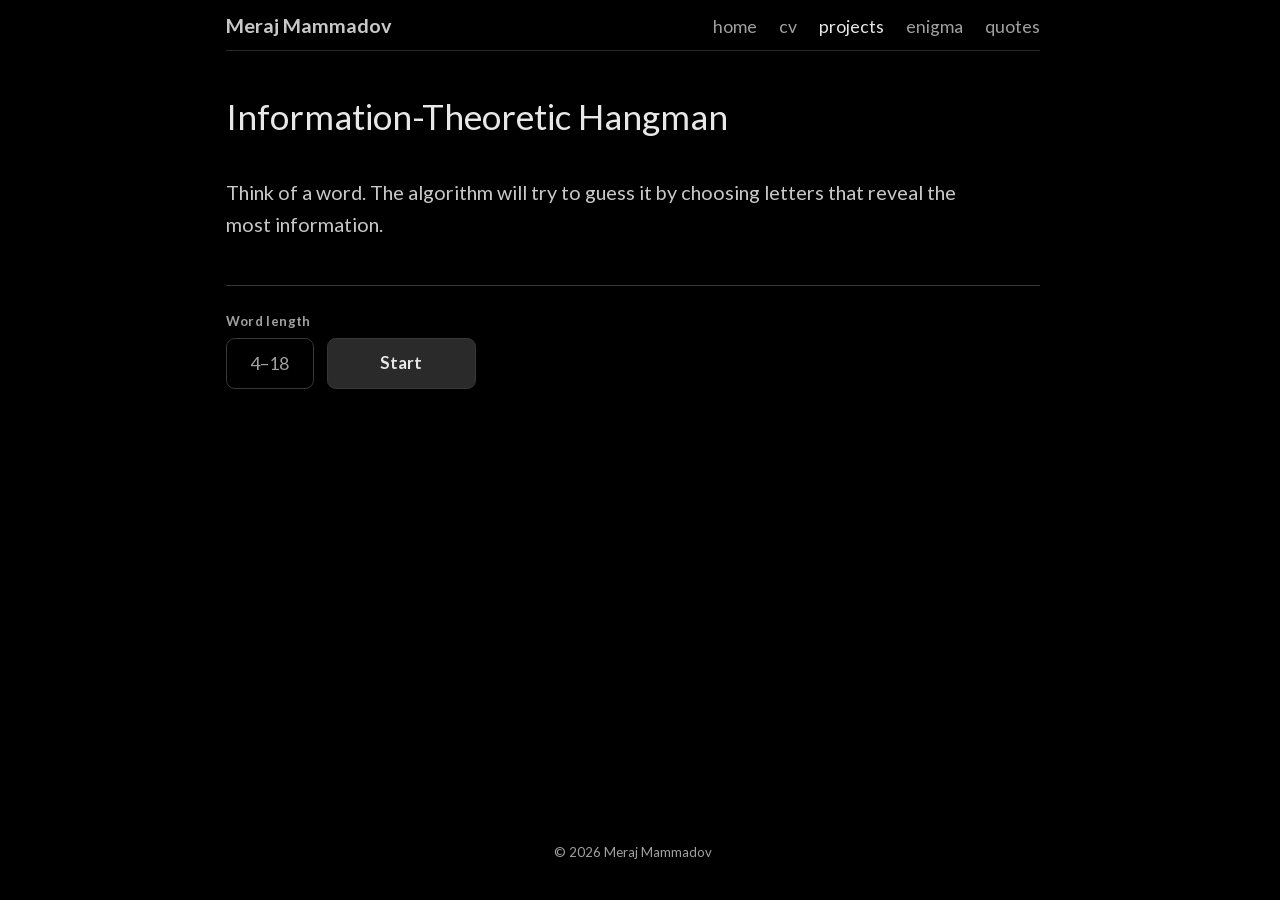
<file: hangman/index.html>
<!DOCTYPE html>
<html lang="en">

<head>
  <meta charset="UTF-8" />
  <meta name="viewport" content="width=device-width, initial-scale=1.0" />
  <meta name="description" content="Play Hangman against an information-theoretic opponent." />
  <meta property="og:title" content="Hangman | Meraj Mammadov" />
  <meta property="og:description" content="Play Hangman against an information-theoretic opponent." />
  <meta property="og:type" content="website" />
  <meta property="og:url" content="https://merajmammadov.com/hangman/" />
  <meta property="og:image" content="https://merajmammadov.com/media/hangman/preview.png" />
    <meta name="twitter:card" content="summary_large_image" />
    <meta name="twitter:description" content="Play Hangman against an information-theoretic opponent." />
    <meta property="og:image:alt" content="Hand-drawn letter puzzle for Information-Theoretic Hangman." />
    <meta property="og:image:width" content="1200" />
    <meta property="og:image:height" content="630" />
  <meta property="og:site_name" content="Meraj Mammadov" />
  <title>Information-Theoretic Hangman | Meraj Mammadov</title>
    <link rel="canonical" href="https://merajmammadov.com/hangman/" />
    <link rel="icon" type="image/svg+xml" href="/favicon.svg" />
    <link rel="apple-touch-icon" sizes="180x180" href="/apple-touch-icon.png" />
  <link rel="stylesheet" href="/css/fonts.css?v=1fe80119e6" />
    <link rel="stylesheet" href="/css/layout.css?v=95723cadb0" />
  <link rel="stylesheet" href="/css/content.css?v=8ac3ee3eaf" />
  <link rel="stylesheet" href="/hangman/hangman.css?v=c734df102a" />
  <script src="/js/site.js?v=ffd2e4b681" defer></script>
  <script src="/hangman/hangman.js?v=d8bf0d176c" defer></script>
</head>
  <body>
    <header>
      <p class="site-title"><a href="/">Meraj Mammadov</a></p>
      <nav class="nav" aria-label="Main navigation">

        <a href="/" class="desktop">home</a>
        <a href="/cv.pdf" class="desktop">cv</a>

        <a href="/projects/" class="desktop">projects</a>

        <a href="/enigma/" class="desktop">enigma</a>
        <a href="/quotes/" class="desktop">quotes</a>
        <button id="mobile-menu-btn" class="menu-button mobile" type="button" aria-label="Open menu" aria-expanded="false" aria-controls="mobile-menu">
          <span class="line" style="width: 26px;" aria-hidden="true"></span>
          <span class="line" style="width: 20px;" aria-hidden="true"></span>
        </button>

      </nav>

      <div class="mobile-menu" id="mobile-menu" hidden>
        <a href="/" class="mobile">home</a>
        <a href="/cv.pdf" class="mobile">cv</a>
        <a href="/projects/" class="mobile">projects</a>
        <a href="/enigma/" class="mobile">enigma</a>
        <a href="/quotes/" class="mobile">quotes</a>
      </div>
    </header>

    <main class="project-page">
      <div class="section-heading">
        <h1>Information-Theoretic Hangman</h1>
      </div>
      <section class="content">
        <p>

          Think of a word. The algorithm will try to guess it by choosing letters that reveal the most information.
        </p>
      </section>
      <section class="hangman" aria-label="Hangman game">
        <div class="settings">
          <div class="setup-actions">
            <div class="setting">
              <label for="num_of_chars_box">Word length</label>
              <input type="number" min="4" max="18" step="1" inputmode="numeric" class="num_of_chars_box" id="num_of_chars_box" placeholder="4–18" />
            </div>
            <button class="button" id="start-button" onclick="startGame()">Start</button>
          </div>
        </div>

        <p class="game-hint" id="hangman-status" role="status"></p>
        <div class="play-row hide_at_start">
          <div class="word-actions">
          <div class="display">
          <button class="letter" id="letter1" aria-label="Position 1" aria-pressed="false" onclick="replaceLetter('1')">_</button>
          <button class="letter" id="letter2" aria-label="Position 2" aria-pressed="false" onclick="replaceLetter('2')">_</button>
          <button class="letter" id="letter3" aria-label="Position 3" aria-pressed="false" onclick="replaceLetter('3')">_</button>
          <button class="letter" id="letter4" aria-label="Position 4" aria-pressed="false" onclick="replaceLetter('4')">_</button>
          <button class="letter" id="letter5" aria-label="Position 5" aria-pressed="false" onclick="replaceLetter('5')">_</button>
          <button class="letter" id="letter6" aria-label="Position 6" aria-pressed="false" onclick="replaceLetter('6')">_</button>
          <button class="letter" id="letter7" aria-label="Position 7" aria-pressed="false" onclick="replaceLetter('7')">_</button>
          <button class="letter" id="letter8" aria-label="Position 8" aria-pressed="false" onclick="replaceLetter('8')">_</button>
          <button class="letter" id="letter9" aria-label="Position 9" aria-pressed="false" onclick="replaceLetter('9')">_</button>
          <button class="letter" id="letter10" aria-label="Position 10" aria-pressed="false" onclick="replaceLetter('10')">_</button>
          <button class="letter" id="letter11" aria-label="Position 11" aria-pressed="false" onclick="replaceLetter('11')">_</button>
          <button class="letter" id="letter12" aria-label="Position 12" aria-pressed="false" onclick="replaceLetter('12')">_</button>
          <button class="letter" id="letter13" aria-label="Position 13" aria-pressed="false" onclick="replaceLetter('13')">_</button>
          <button class="letter" id="letter14" aria-label="Position 14" aria-pressed="false" onclick="replaceLetter('14')">_</button>
          <button class="letter" id="letter15" aria-label="Position 15" aria-pressed="false" onclick="replaceLetter('15')">_</button>
          <button class="letter" id="letter16" aria-label="Position 16" aria-pressed="false" onclick="replaceLetter('16')">_</button>
          <button class="letter" id="letter17" aria-label="Position 17" aria-pressed="false" onclick="replaceLetter('17')">_</button>
          <button class="letter" id="letter18" aria-label="Position 18" aria-pressed="false" onclick="replaceLetter('18')">_</button>
          </div>
          </div>

          <div class="guess_and_cost">
            <div class="game_status_and_guess">
              <button class="button current-guess" id="guess-button" onclick="guessNext()">
                <span>Guess</span>
                <span id="guessed-letter" aria-live="polite">_</span>
                <span id="mobile-guessed-letter" hidden>_</span>
              </button>
              <div class="cost">
                <p>Misses</p>
                <p id="cost">0</p>
              </div>

              <div class="entropy" title="Uncertainty over the remaining words">
                <p>Entropy</p>
                <p id="entropy">0</p>
              </div>
            </div>
          </div>
          <div class="play-instructions" id="dt2">
            <p class="game-hint">Mark every match, then press Guess.</p>
          </div>
        </div>
      </section>
    </main>
    <footer>
      <p>&copy; <span data-copyright-year>2026</span> Meraj Mammadov</p>
    </footer>
  </body>
</html>
</file>
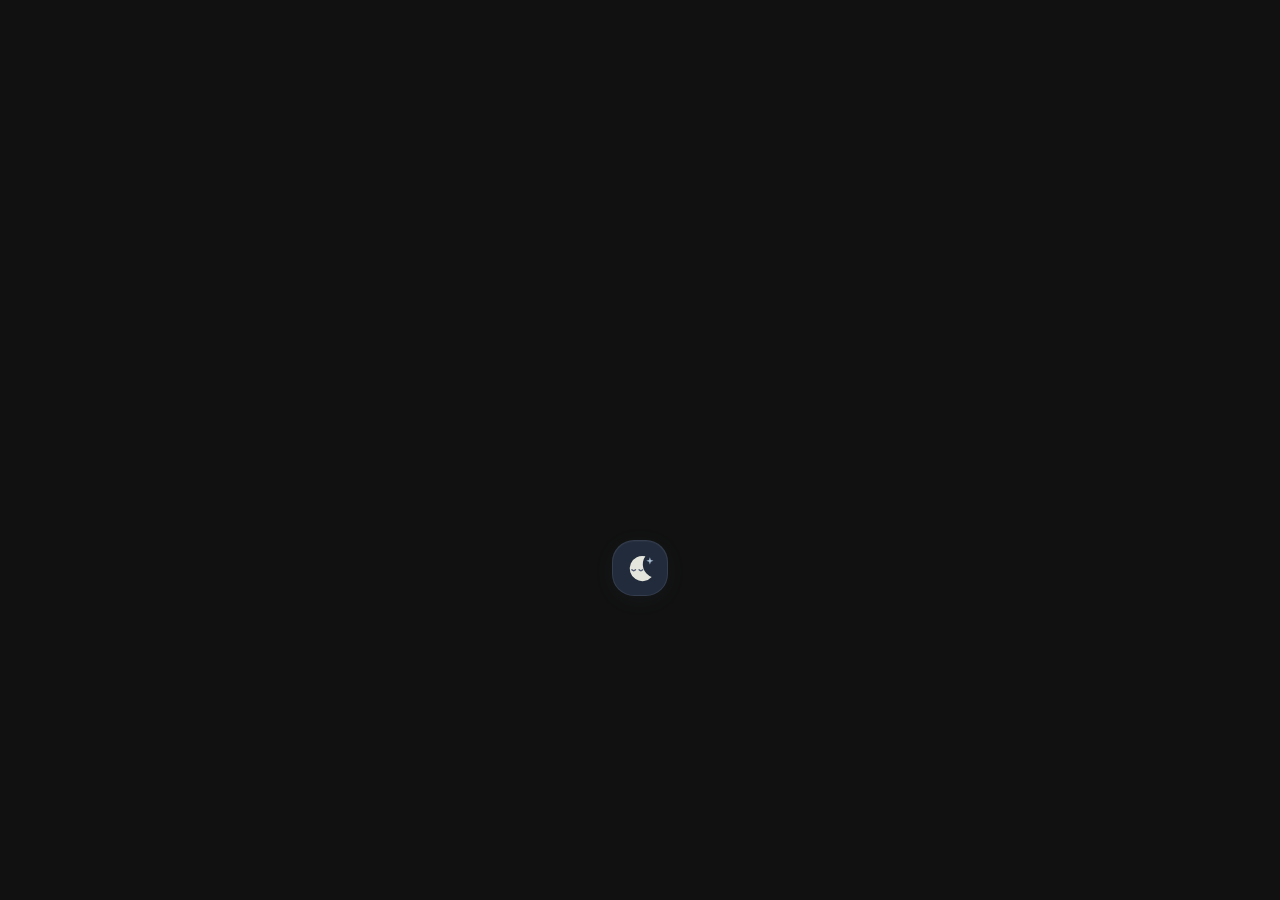
<file: noise/index.html>
<!doctype html>
<html lang="en">
<head>
  <meta charset="utf-8">
  <meta name="viewport" content="width=device-width,initial-scale=1">
  <meta name="robots" content="noindex">
  <title>Noise</title>
  <link rel="apple-touch-icon" sizes="180x180" href="/noise/apple-touch-icon.png">
  <meta name="apple-mobile-web-app-title" content="Noise">
  <meta name="theme-color" content="#111111">
  <style>
    html,body { margin:0; min-height:100%; background:#111; color:#aaa; }
    body { min-height:100svh; display:grid; place-items:center; font:16px system-ui,sans-serif; }
    button { padding:16px 24px; border:1px solid #444; border-radius:8px; background:transparent; color:inherit; font:inherit; cursor:pointer; }
    button[hidden] { display:none; }
    button:focus-visible { outline:2px solid #8ab4e8; outline-offset:4px; }
    .playback { position:fixed; left:50%; top:calc(50% + 90px); transform:translateX(-50%); width:56px; height:56px; padding:0; display:grid; place-items:center; border-radius:22px; border:1px solid #dce6fa18; background:#222b3b; color:#e4e6de; box-shadow:0 4px 24px #8aa8de0c,inset 0 1px #ffffff08; transition:background .2s,box-shadow .2s; }
    .playback:hover { background:#2b364a; box-shadow:0 4px 28px #8aa8de18; }
    .playback svg { width:36px; height:36px; }
    .sleep { position:relative; width:100px; height:120px; display:none; user-select:none; pointer-events:none; }
    body.is-playing .sleep { display:block; }
    .sleep span { position:absolute; bottom:16px; left:22px; color:#8190a5; font-size:28px; font-weight:300; opacity:0; animation:drift 6s linear infinite; }
    .sleep span:nth-child(2) { animation-delay:2s; }
    .sleep span:nth-child(3) { animation-delay:4s; }
    @keyframes drift {
      0% { opacity:0; transform:translate(0,0) scale(.7) rotate(-8deg); }
      20% { opacity:.45; }
      70% { opacity:.3; }
      100% { opacity:0; transform:translate(36px,-80px) scale(1.15) rotate(8deg); }
    }
    @media (prefers-reduced-motion:reduce) {
      .sleep span { animation:none; opacity:.35; position:static; }
      .sleep { align-content:center; text-align:center; }
    }
  </style>
</head>
<body>
  <div class="sleep" aria-hidden="true"><span>z</span><span>z</span><span>Z</span></div>
  <button class="playback" id="pause" aria-label="Play noise" aria-pressed="false"><svg viewBox="0 0 40 40" aria-hidden="true"><path d="M26 7a14 14 0 1 0 7 23A15 15 0 0 1 26 7Z" fill="currentColor"/><path d="M11 22q2 2 4 0m4 0q2 2 4 0" fill="none" stroke="#566078" stroke-width="1.5" stroke-linecap="round"/><path d="m31 8 1 3 3 1-3 1-1 3-1-3-3-1 3-1Z" fill="#a9bfd4"/></svg></button>
  <audio id="audio" src="/noise/continuous.m4a" loop preload="auto"></audio>
  <script>
    const audio = document.getElementById('audio');
    const pauseButton = document.getElementById('pause');
    pauseButton.addEventListener('click', () => audio.paused ? play() : audio.pause());
    if (navigator.audioSession) navigator.audioSession.type = 'playback';
    if ('mediaSession' in navigator) {
      navigator.mediaSession.metadata = new MediaMetadata({ title: 'Noise' });
      navigator.mediaSession.setActionHandler('play', play);
      navigator.mediaSession.setActionHandler('pause', () => audio.pause());
    }
    async function play() {
      try {
        await audio.play();
        pauseButton.setAttribute('aria-label', 'Pause noise');
      } catch {
        pauseButton.setAttribute('aria-label', 'Play noise');
      }
    }
    audio.addEventListener('playing', () => {
      pauseButton.setAttribute('aria-label', 'Pause noise');
      pauseButton.setAttribute('aria-pressed', 'true');
      document.body.classList.add('is-playing');
    });
    audio.addEventListener('pause', () => {
      pauseButton.setAttribute('aria-label', 'Play noise');
      pauseButton.setAttribute('aria-pressed', 'false');
      document.body.classList.remove('is-playing');
    });
    audio.addEventListener('error', () => {
      pauseButton.setAttribute('aria-label', 'Retry playing noise');
      pauseButton.setAttribute('aria-pressed', 'false');
      document.body.classList.remove('is-playing');
    });
    play();
  </script>
</body>
</html>
</file>
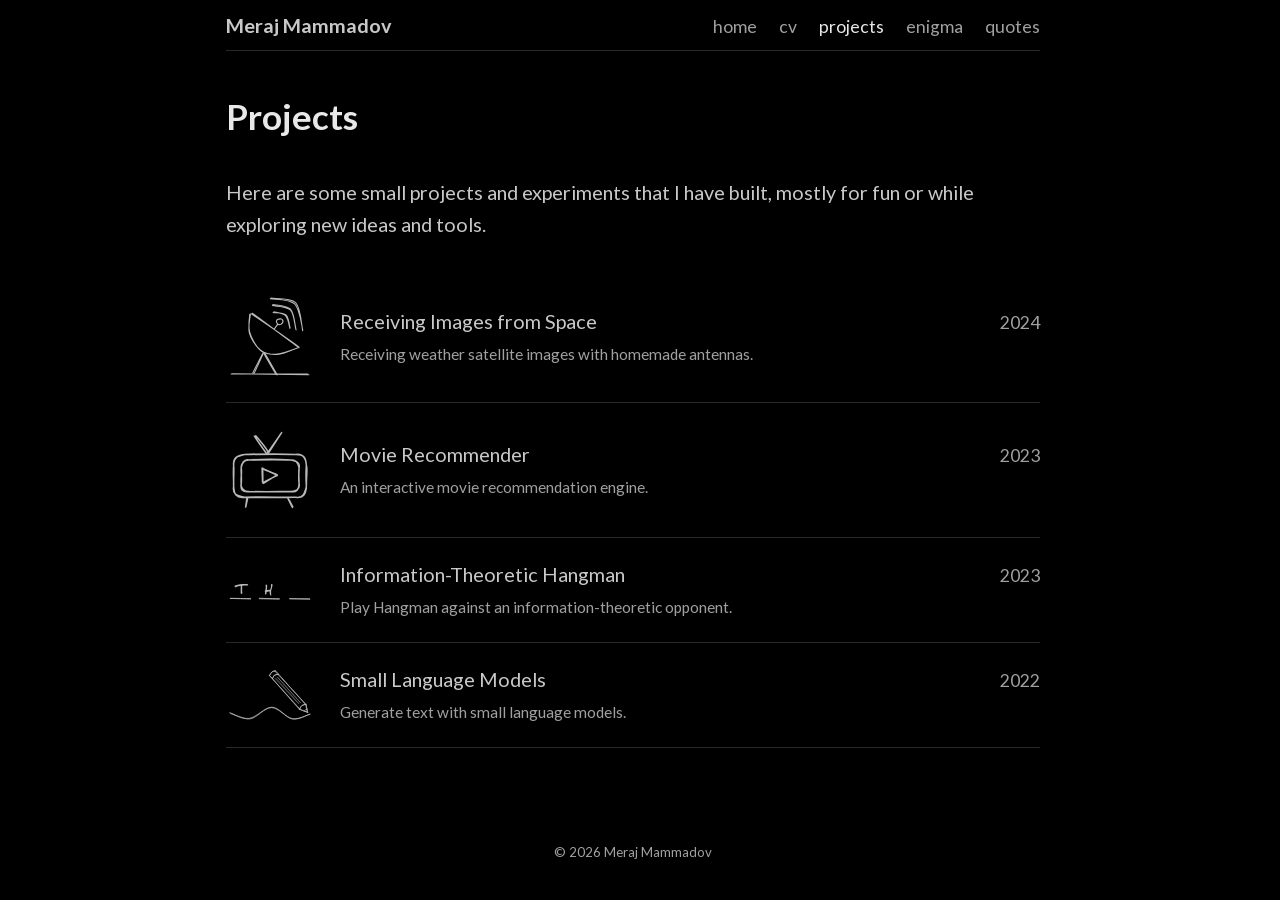
<file: projects/index.html>
<!DOCTYPE html>
<html lang="en">
  <head>
    <meta charset="UTF-8" />
    <meta name="viewport" content="width=device-width, initial-scale=1.0" />
    <meta name="description" content="A collection of side projects and small experiments by Meraj Mammadov." />
    <meta property="og:title" content="Projects | Meraj Mammadov" />
    <meta property="og:description" content="A collection of side projects and small experiments by Meraj Mammadov." />
    <meta property="og:type" content="website" />
    <meta property="og:url" content="https://merajmammadov.com/projects/" />
    <meta property="og:image" content="https://merajmammadov.com/media/meraj.jpg" />
    <meta name="twitter:card" content="summary_large_image" />
    <meta property="og:image:alt" content="Portrait of Meraj Mammadov." />
    <meta property="og:image:width" content="741" />
    <meta property="og:image:height" content="737" />
    <meta property="og:site_name" content="Meraj Mammadov" />
    <title>Projects | Meraj Mammadov</title>
    <link rel="canonical" href="https://merajmammadov.com/projects/" />
    <link rel="icon" type="image/svg+xml" href="/favicon.svg" />
    <link rel="apple-touch-icon" sizes="180x180" href="/apple-touch-icon.png" />
    <link rel="stylesheet" href="/css/fonts.css?v=1fe80119e6" />
    <link rel="stylesheet" href="/css/layout.css?v=95723cadb0" />
    <link rel="stylesheet" href="/css/content.css?v=8ac3ee3eaf" />
    <script src="/js/site.js?v=ffd2e4b681" defer></script>
  </head>

  <body>
    <header>
      <p class="site-title"><a href="/">Meraj Mammadov</a></p>
      <nav class="nav" aria-label="Main navigation">

        <a href="/" class="desktop">home</a>
        <a href="/cv.pdf" class="desktop">cv</a>

        <a href="/projects/" class="desktop">projects</a>

        <a href="/enigma/" class="desktop">enigma</a>
        <a href="/quotes/" class="desktop">quotes</a>
        <button id="mobile-menu-btn" class="menu-button mobile" type="button" aria-label="Open menu" aria-expanded="false" aria-controls="mobile-menu">
          <span class="line" style="width: 26px;" aria-hidden="true"></span>
          <span class="line" style="width: 20px;" aria-hidden="true"></span>
        </button>

      </nav>

      <div class="mobile-menu" id="mobile-menu" hidden>
        <a href="/" class="mobile">home</a>
        <a href="/cv.pdf" class="mobile">cv</a>
        <a href="/projects/" class="mobile">projects</a>
        <a href="/enigma/" class="mobile">enigma</a>
        <a href="/quotes/" class="mobile">quotes</a>
      </div>
    </header>

    <main class="side-projects">
      <div class="section-heading">
        <h1>Projects</h1>
      </div>
      <p class="content">
        Here are some small projects and experiments that I have built,
        mostly for fun or while exploring new ideas and tools.
      </p>

      <div class="project-list">
        <article class="project-entry project-entry-with-preview">
          <a class="project-preview-link" href="/satellite/" aria-label="Receiving Images from Space">
            <img class="project-preview" src="/media/satellite/icon.svg" alt="" width="174" height="170" loading="lazy" decoding="async" />
          </a>
          <div class="project-entry-content">
            <div class="project-entry-heading">
              <h3><a href="/satellite/">Receiving Images from Space</a></h3>
              <time datetime="2024">2024</time>
            </div>
            <p>Receiving weather satellite images with homemade antennas.</p>
          </div>
        </article>

        <article class="project-entry project-entry-with-preview">
          <a class="project-preview-link" href="/movie/" aria-label="Movie Recommender">
            <img class="project-preview" src="/media/movie/icon.svg" alt="" width="115" height="118" loading="lazy" decoding="async" />
          </a>
          <div class="project-entry-content">
            <div class="project-entry-heading">
              <h3><a href="/movie/">Movie Recommender</a></h3>
              <time datetime="2023">2023</time>
            </div>
            <p>An interactive movie recommendation engine.</p>
          </div>
        </article>

        <article class="project-entry project-entry-with-preview">
          <a class="project-preview-link" href="/hangman/" aria-label="Information-Theoretic Hangman">
            <img class="project-preview" src="/media/hangman/icon.svg" alt="" width="210" height="68" loading="lazy" decoding="async" />
          </a>
          <div class="project-entry-content">
            <div class="project-entry-heading">
              <h3><a href="/hangman/">Information-Theoretic Hangman</a></h3>
              <time datetime="2023">2023</time>
            </div>
            <p>Play Hangman against an information-theoretic opponent.</p>
          </div>
        </article>

        <article class="project-entry project-entry-with-preview">
          <a class="project-preview-link" href="/language/" aria-label="Small Language Models">
            <img class="project-preview" src="/media/language/icon.svg" alt="" width="229" height="146" loading="lazy" decoding="async" />
          </a>
          <div class="project-entry-content">
            <div class="project-entry-heading">
              <h3><a href="/language/">Small Language Models</a></h3>
              <time datetime="2022">2022</time>
            </div>
            <p>Generate text with small language models.</p>
          </div>
        </article>
      </div>
    </main>

    <footer>
      <p>&copy; <span data-copyright-year>2026</span> Meraj Mammadov</p>
    </footer>
  </body>
</html>
</file>
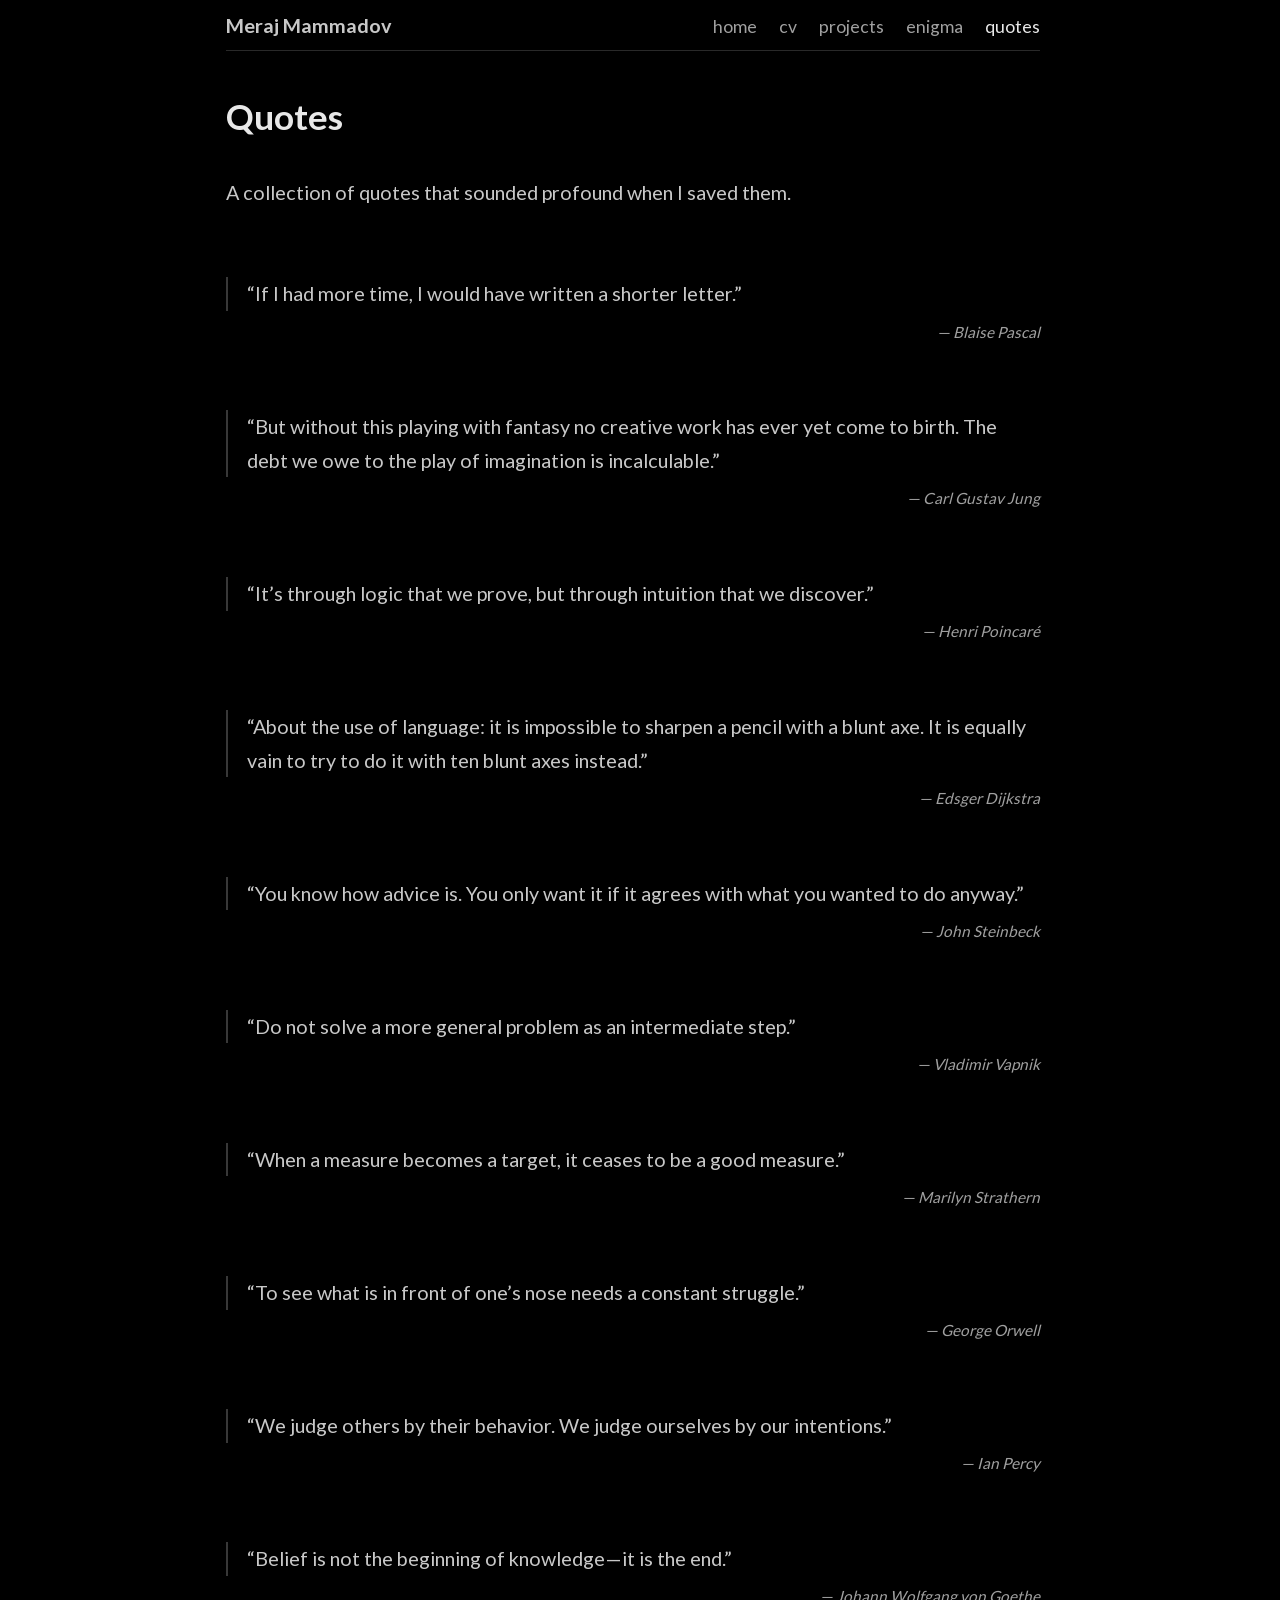
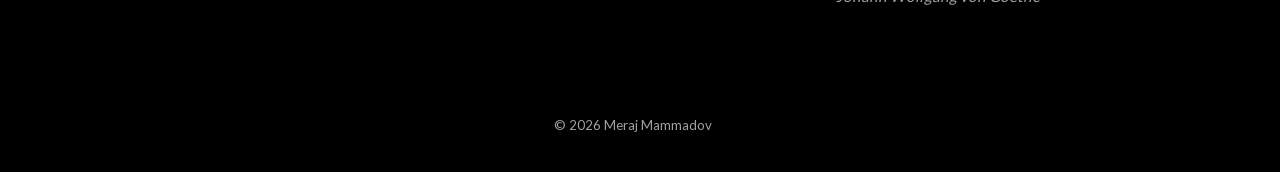
<file: quotes/index.html>
<!DOCTYPE html>
<html lang="en">
  <head>
    <meta charset="UTF-8" />
    <meta name="viewport" content="width=device-width, initial-scale=1.0" />
    <meta name="description" content="A personal collection of quotes on assorted subjects." />
    <meta property="og:title" content="Quotes | Meraj Mammadov" />
    <meta property="og:description" content="A personal collection of quotes on assorted subjects." />
    <meta property="og:type" content="website" />
    <meta property="og:url" content="https://merajmammadov.com/quotes/" />
    <meta property="og:image" content="https://merajmammadov.com/media/meraj.jpg" />
    <meta name="twitter:card" content="summary_large_image" />
    <meta property="og:image:alt" content="Portrait of Meraj Mammadov." />
    <meta property="og:image:width" content="741" />
    <meta property="og:image:height" content="737" />
    <meta property="og:site_name" content="Meraj Mammadov" />
    <title>Quotes | Meraj Mammadov</title>
    <link rel="canonical" href="https://merajmammadov.com/quotes/" />
    <link rel="icon" type="image/svg+xml" href="/favicon.svg" />
    <link rel="apple-touch-icon" sizes="180x180" href="/apple-touch-icon.png" />
    <link rel="stylesheet" href="/css/fonts.css?v=1fe80119e6" />
    <link rel="stylesheet" href="/css/layout.css?v=95723cadb0" />
    <link rel="stylesheet" href="/css/content.css?v=8ac3ee3eaf" />
    <script src="/js/site.js?v=ffd2e4b681" defer></script>
  </head>

  <body>
    <header>
      <p class="site-title"><a href="/">Meraj Mammadov</a></p>
      <nav class="nav" aria-label="Main navigation">
        <a href="/" class="desktop">home</a>
        <a href="/cv.pdf" class="desktop">cv</a>
        <a href="/projects/" class="desktop">projects</a>
        <a href="/enigma/" class="desktop">enigma</a>
        <a href="/quotes/" class="desktop">quotes</a>
        <button id="mobile-menu-btn" class="menu-button mobile" type="button" aria-label="Open menu" aria-expanded="false" aria-controls="mobile-menu">
          <span class="line" style="width: 26px;" aria-hidden="true"></span>
          <span class="line" style="width: 20px;" aria-hidden="true"></span>
        </button>
      </nav>

      <div class="mobile-menu" id="mobile-menu" hidden>
        <a href="/" class="mobile">home</a>
        <a href="/cv.pdf" class="mobile">cv</a>
        <a href="/projects/" class="mobile">projects</a>
        <a href="/enigma/" class="mobile">enigma</a>
        <a href="/quotes/" class="mobile">quotes</a>
      </div>
    </header>

    <main class="quotes-page">
      <div class="section-heading">
        <h1>Quotes</h1>
      </div>
      <p class="content">A collection of quotes that sounded profound when I saved them.</p>

      <div class="quote-list">
        <figure class="quote-entry">
          <blockquote>
          <p>“If I had more time, I would have written a shorter letter.”</p>
          </blockquote>
          <figcaption>Blaise Pascal</figcaption>
        </figure>

        <figure class="quote-entry">
          <blockquote>
          <p>
            “But without this playing with fantasy no creative work has ever yet come to birth. The
            debt we owe to the play of imagination is incalculable.”
          </p>
          </blockquote>
          <figcaption>Carl Gustav Jung</figcaption>
        </figure>

        <figure class="quote-entry">
          <blockquote>
          <p>“It’s through logic that we prove, but through intuition that we discover.”</p>
          </blockquote>
          <figcaption>Henri Poincaré</figcaption>
        </figure>

        <figure class="quote-entry">
          <blockquote>
          <p>
            “About the use of language: it is impossible to sharpen a pencil with a blunt axe. It is
            equally vain to try to do it with ten blunt axes instead.”
          </p>
          </blockquote>
          <figcaption>Edsger Dijkstra</figcaption>
        </figure>

        <figure class="quote-entry">
          <blockquote>
          <p>
            “You know how advice is. You only want it if it agrees with what you wanted to do anyway.”
          </p>
          </blockquote>
          <figcaption>John Steinbeck</figcaption>
        </figure>

        <figure class="quote-entry">
          <blockquote>
          <p>“Do not solve a more general problem as an intermediate step.”</p>
          </blockquote>
          <figcaption>Vladimir Vapnik</figcaption>
        </figure>

        <figure class="quote-entry">
          <blockquote>
          <p>“When a measure becomes a target, it ceases to be a good measure.”</p>
          </blockquote>
          <figcaption>Marilyn Strathern</figcaption>
        </figure>

        <figure class="quote-entry">
          <blockquote>
          <p>“To see what is in front of one’s nose needs a constant struggle.”</p>
          </blockquote>
          <figcaption>George Orwell</figcaption>
        </figure>

        <figure class="quote-entry">
          <blockquote>
          <p>“We judge others by their behavior. We judge ourselves by our intentions.”</p>
          </blockquote>
          <figcaption>Ian Percy</figcaption>
        </figure>

        <figure class="quote-entry">
          <blockquote>
          <p>“Belief is not the beginning of knowledge—it is the end.”</p>
          </blockquote>
          <figcaption>Johann Wolfgang von Goethe</figcaption>
        </figure>
      </div>
    </main>

    <footer>
      <p>&copy; <span data-copyright-year>2026</span> Meraj Mammadov</p>
    </footer>
  </body>
</html>
</file>
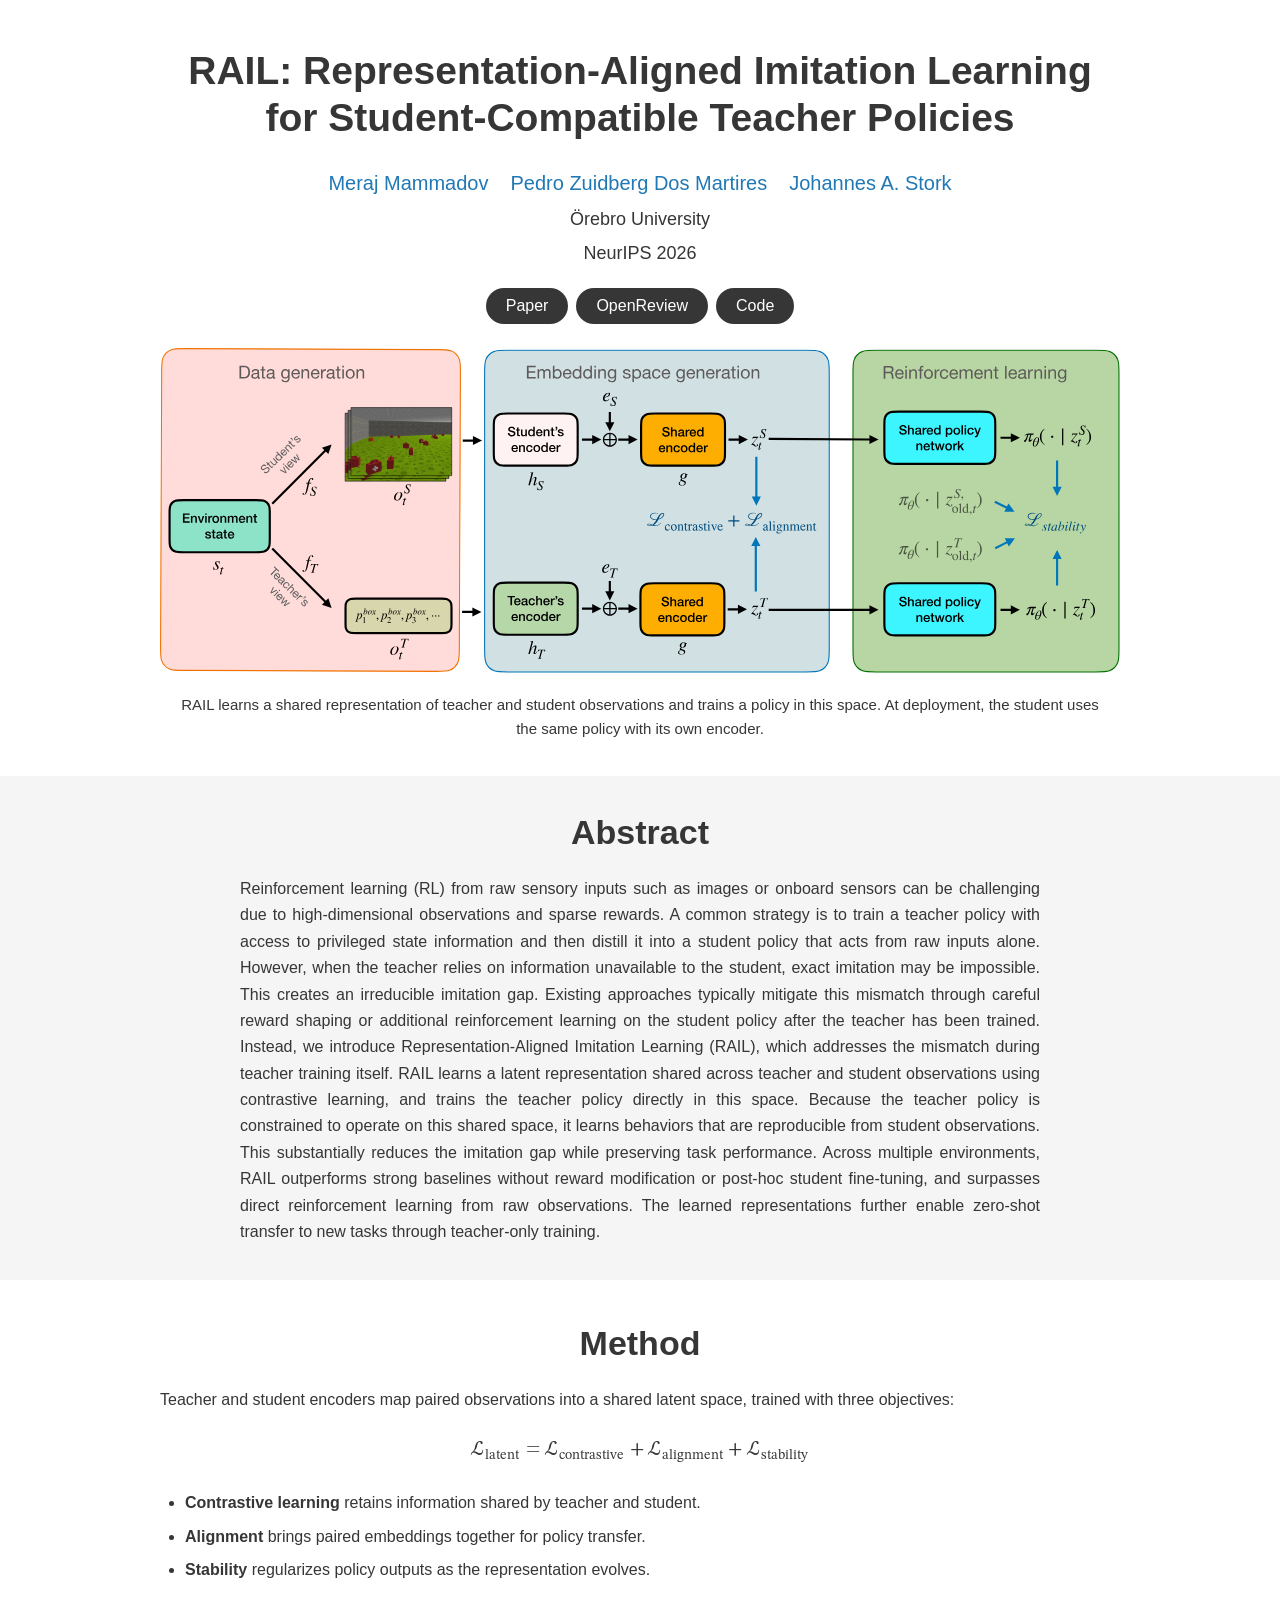
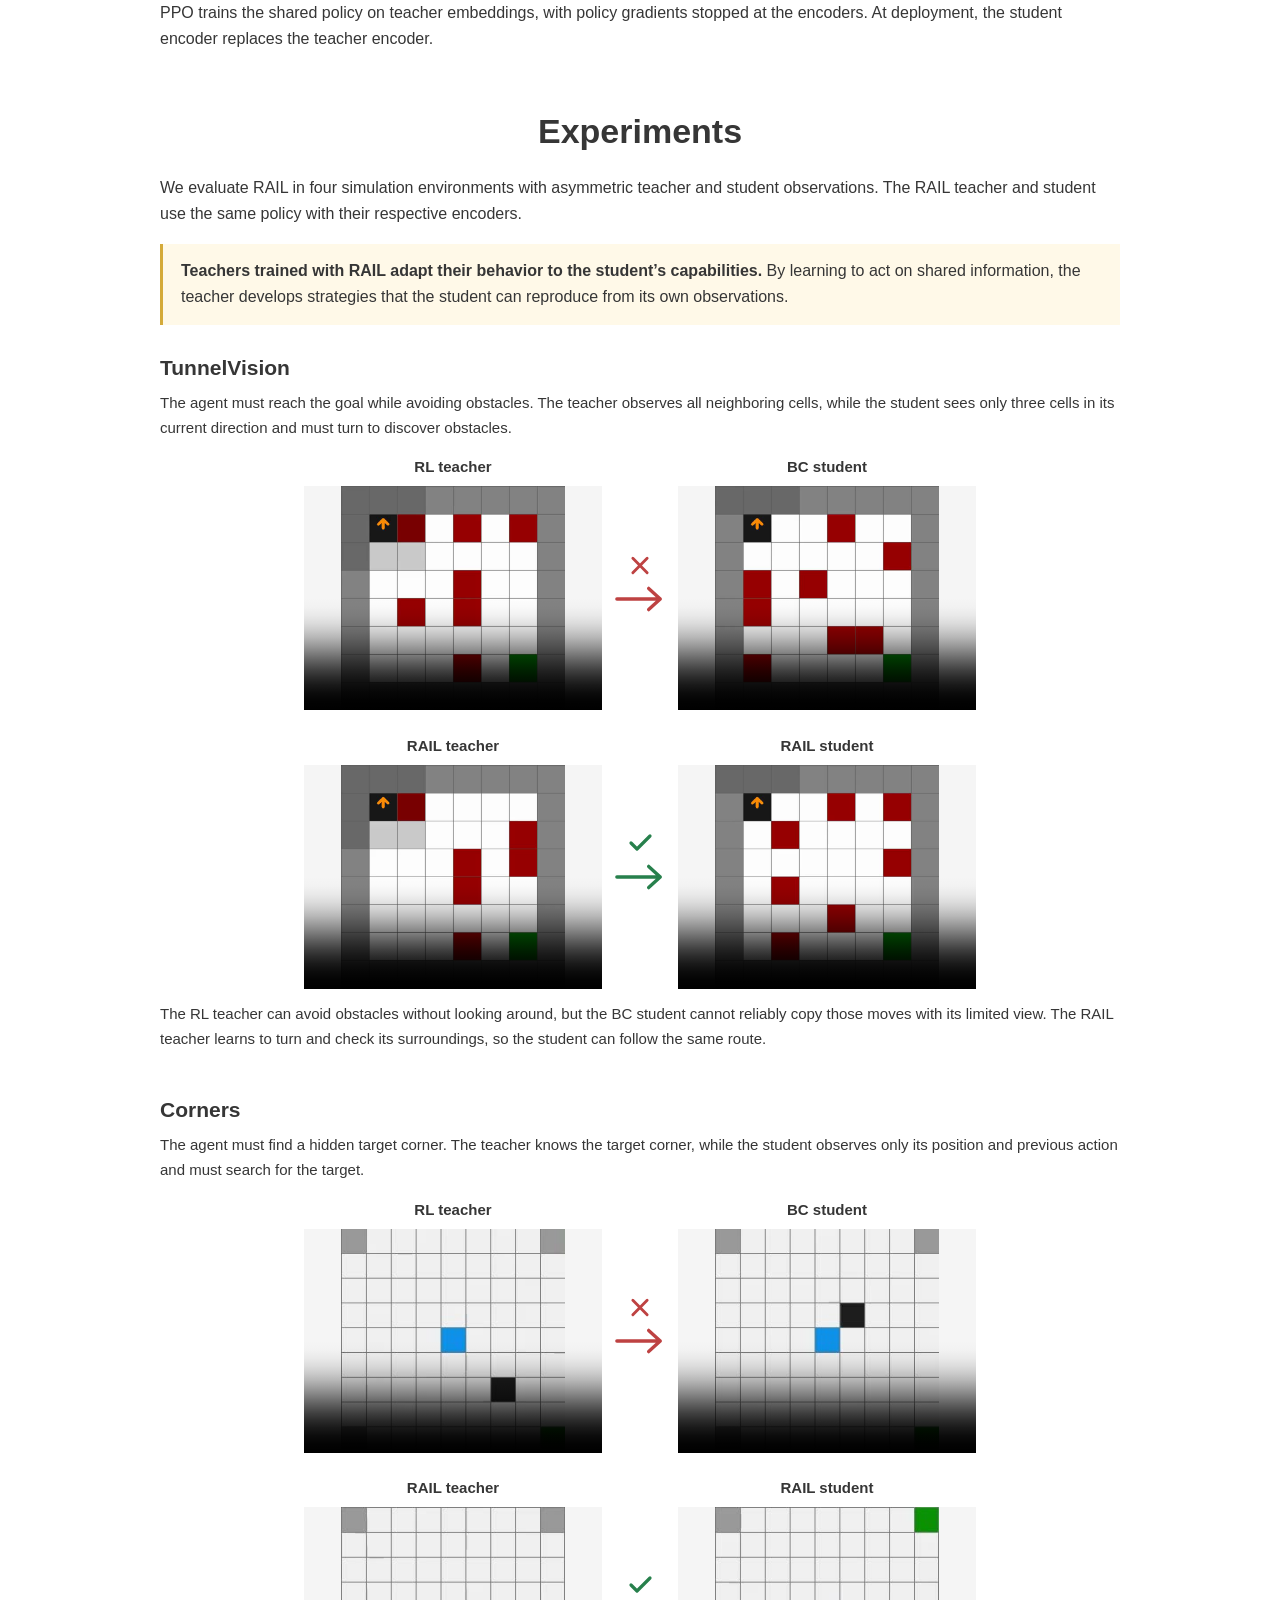
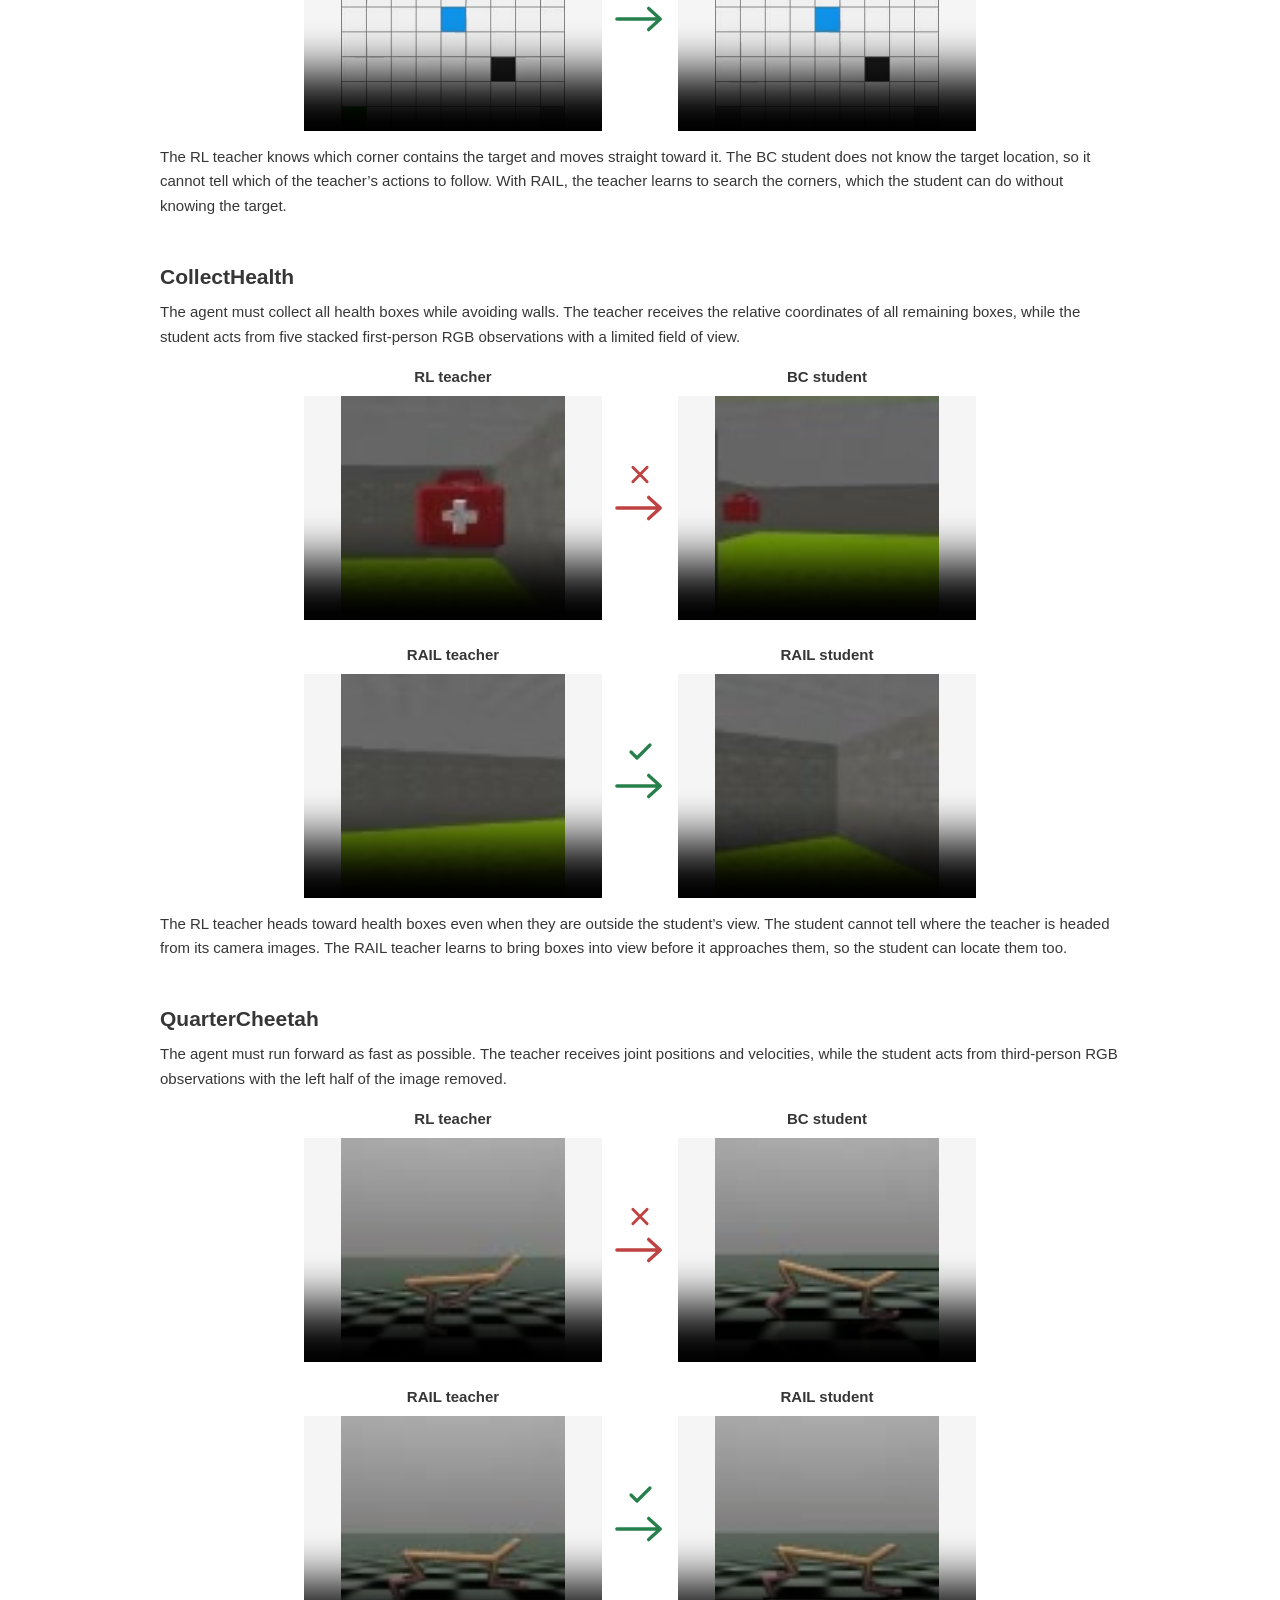
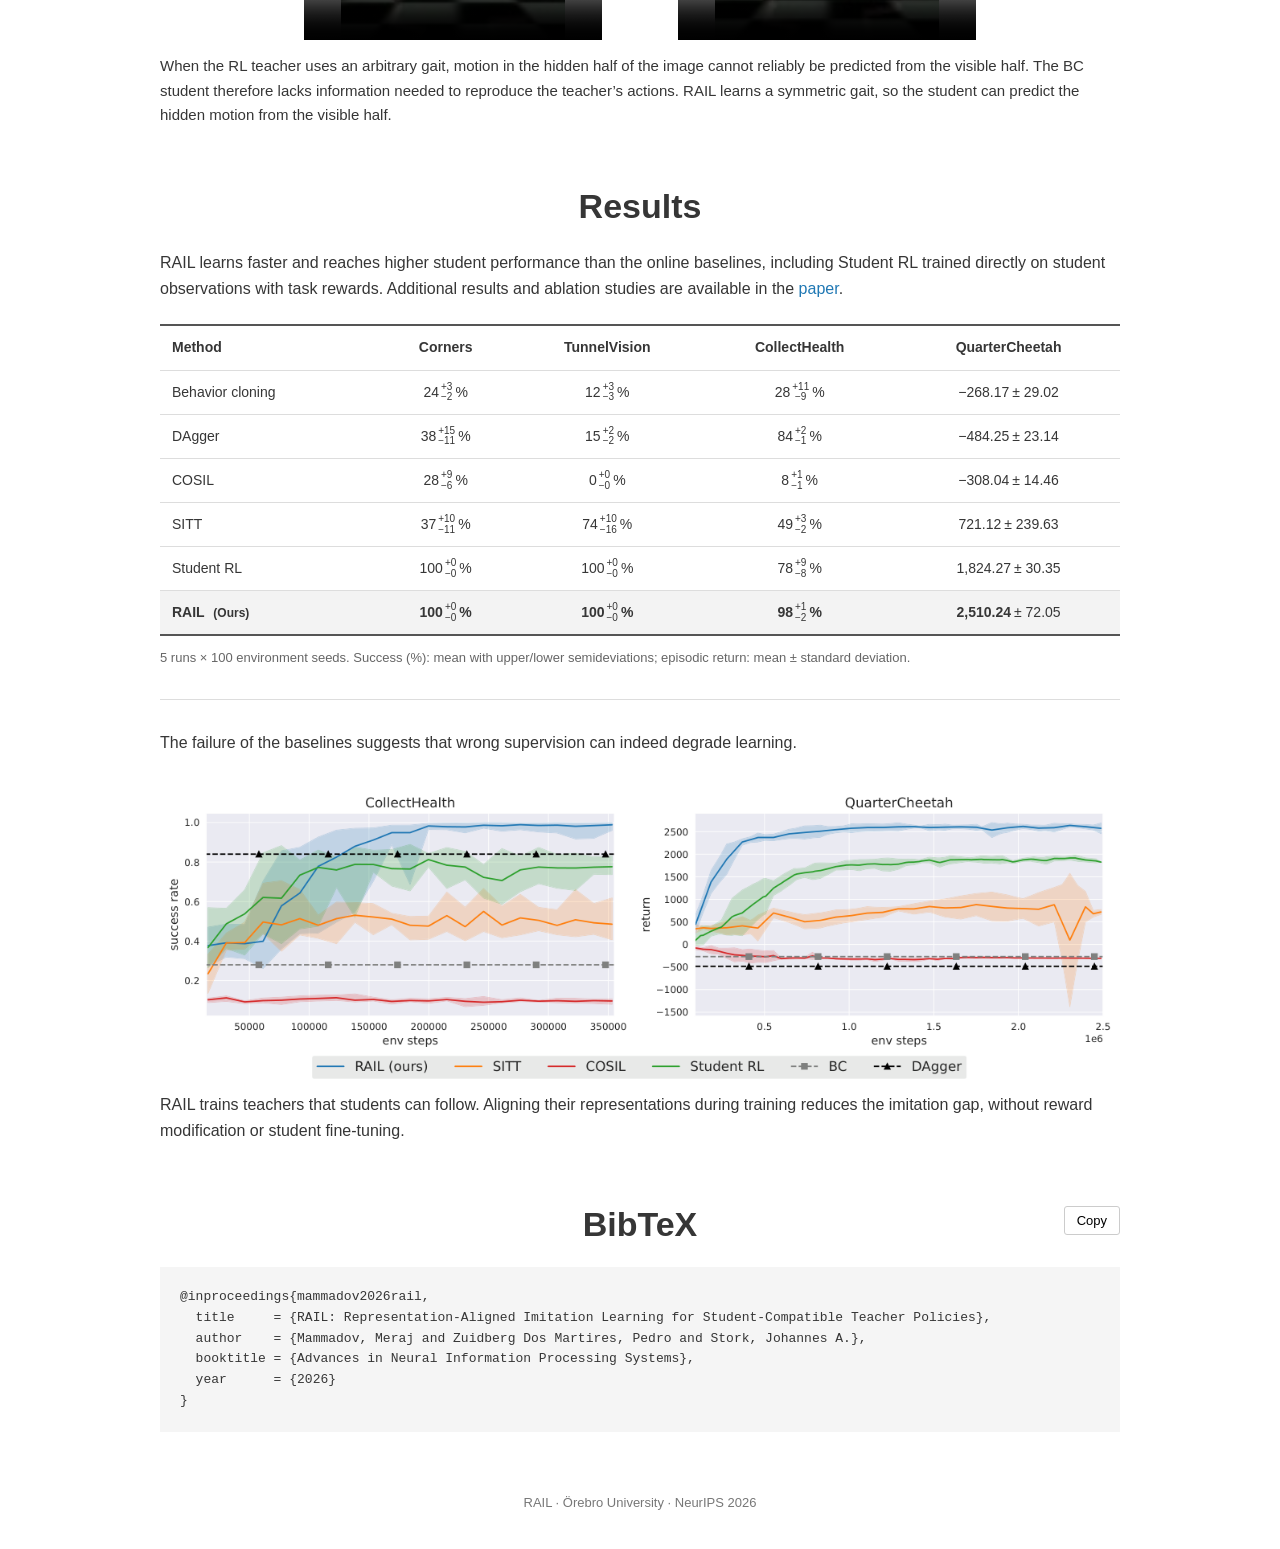
<file: rail/index.html>
<!doctype html>
<html lang="en">
<head>
<meta charset="utf-8">
<meta name="viewport" content="width=device-width, initial-scale=1">
<title>RAIL: Representation-Aligned Imitation Learning</title>
<meta name="description" content="RAIL: Representation-Aligned Imitation Learning for Student-Compatible Teacher Policies. NeurIPS 2026.">
<link rel="canonical" href="https://merajmammadov.com/rail/">
<meta property="og:title" content="RAIL: Representation-Aligned Imitation Learning for Student-Compatible Teacher Policies">
<meta property="og:description" content="RAIL learns teacher policies that students can reproduce from their own observations. NeurIPS 2026, Örebro University.">
<meta property="og:type" content="article">
<meta property="og:url" content="https://merajmammadov.com/rail/">
<meta property="og:site_name" content="Meraj Mammadov">
<meta name="twitter:card" content="summary">
<meta name="citation_title" content="RAIL: Representation-Aligned Imitation Learning for Student-Compatible Teacher Policies">
<meta name="citation_author" content="Meraj Mammadov">
<meta name="citation_author" content="Pedro Zuidberg Dos Martires">
<meta name="citation_author" content="Johannes A. Stork">
<meta name="citation_publication_date" content="2026">
<meta name="citation_conference_title" content="Advances in Neural Information Processing Systems">
<meta name="citation_pdf_url" content="https://openreview.net/pdf?id=DEj92qDbTo">
<script type="application/ld+json">
{
  "@context": "https://schema.org",
  "@type": "ScholarlyArticle",
  "headline": "RAIL: Representation-Aligned Imitation Learning for Student-Compatible Teacher Policies",
  "url": "https://merajmammadov.com/rail/",
  "description": "RAIL learns teacher policies that students can reproduce from their own observations.",
  "author": [
    {"@type": "Person", "name": "Meraj Mammadov", "url": "https://merajmammadov.com/"},
    {"@type": "Person", "name": "Pedro Zuidberg Dos Martires", "url": "https://pedrozudo.github.io/"},
    {"@type": "Person", "name": "Johannes A. Stork"}
  ],
  "isPartOf": {"@type": "PublicationVolume", "name": "Advances in Neural Information Processing Systems"},
  "sameAs": "https://openreview.net/forum?id=DEj92qDbTo"
}
</script>
<link rel="stylesheet" href="https://fonts.googleapis.com/css2?family=STIX+Two+Math&display=swap">
<style>
*{box-sizing:border-box}body{margin:0;background:#fff;color:#363636;font-family:Arial,Helvetica,sans-serif;font-size:16px;line-height:1.65}a{color:#2078b4;text-decoration:none}a:hover{text-decoration:underline}button{font:inherit;cursor:pointer}a:focus-visible,button:focus-visible,[tabindex]:focus-visible{outline:2px solid #2078b4;outline-offset:4px}.container{width:min(960px,calc(100% - 40px));margin:0 auto}.text-container{width:min(800px,calc(100% - 40px));margin:0 auto}.paper-header{text-align:center;padding:48px 0 14px}h1{font-size:39px;line-height:1.2;font-weight:600;margin:0 0 25px;letter-spacing:normal}.authors{display:flex;flex-wrap:wrap;justify-content:center;gap:5px 22px;color:#2078b4;font-size:20px}.affiliation,.venue{margin:5px 0 0;font-size:18px}.paper-links{display:flex;justify-content:center;gap:8px;margin-top:19px}.paper-links a{display:inline-block;background:#363636;color:white;border-radius:24px;padding:5px 20px;font-size:16px}.paper-links a:hover{background:#252525;text-decoration:none}.teaser{margin-top:10px;margin-bottom:35px}.teaser img{width:100%;height:auto}figure{margin:0}figcaption{font-size:15px;line-height:1.6;margin-top:12px}.teaser figcaption{text-align:center;padding:0 15px}h2{font-size:34px;line-height:1.25;font-weight:600;text-align:center;margin:0 0 22px}h3{font-size:21px;line-height:1.3;font-weight:600;margin:0 0 10px}p{margin:0 0 15px}.abstract-section{background:#f5f5f5;padding:35px 0}.abstract-section p{text-align:justify;margin-bottom:0}.content-section{padding-top:42px}.content-section>p,.content-section>ul{margin-top:0;margin-bottom:16px}.content-section ul{padding-left:25px}.content-section li{margin:7px 0}.experiment{margin:29px 0 0}.experiment>p{font-size:15px}.video-row{display:grid;grid-template-columns:repeat(2,minmax(0,1fr));gap:16px;width:70%;margin:12px auto 0}.video-row figcaption{margin:0 0 7px;text-align:center;font-size:15px;font-weight:600}.video-row video{display:block;width:100%;height:auto;aspect-ratio:4/3;object-fit:contain;background:#f5f5f5}.note{color:#666;font-size:13px;line-height:1.6;margin-top:13px}.table-scroll{overflow:auto;margin:22px 0 12px}table{border-collapse:collapse;width:100%;min-width:690px;font-size:14px;text-align:right;font-variant-numeric:tabular-nums}th,td{padding:10px 12px;border-bottom:1px solid #ddd}thead{border-top:2px solid #555;border-bottom:1px solid #777}thead th{font-weight:600}th:first-child{text-align:left}thead th span{display:block;font-size:11px;font-weight:400}tbody th{font-weight:400}tbody tr:last-child{border-bottom:2px solid #555}.ours-row th,.ours-row td{font-weight:700}.ours-row{background:#f3f3f3}tbody th span{font-size:12px;margin-left:5px}.curves{margin-top:28px}.curves img{width:100%;height:auto}.curves figcaption{text-align:center;font-size:14px}.citation-heading{position:relative}.citation-heading button{position:absolute;right:0;top:3px;border:1px solid #ccc;border-radius:3px;background:#fff;padding:3px 12px;font-size:13px}.citation-heading button:hover{background:#f3f3f3}pre{padding:20px;background:#f5f5f5;overflow:auto;font-size:13px;line-height:1.6;margin:0}code{font-family:Consolas,"Liberation Mono",monospace}footer{padding:30px 20px;margin-top:30px;text-align:center;color:#777;font-size:13px}footer p{margin:0}.sr-only{position:absolute;width:1px;height:1px;margin:-1px;padding:0;overflow:hidden;clip:rect(0,0,0,0);white-space:nowrap;border:0}.skip-link{position:absolute;left:10px;top:-60px;background:white;padding:6px}.skip-link:focus{top:10px}@media(max-width:900px){.video-row{grid-template-columns:repeat(2,minmax(0,1fr))}}@media(max-width:700px){.paper-header{padding-top:32px}h1{font-size:30px}.wide-only{display:none}.authors{font-size:17px;gap:5px 15px}.affiliation,.venue{font-size:16px}h2{font-size:30px}.teaser figcaption{padding:0;font-size:14px}.abstract-section{padding:28px 0}.abstract-section p{text-align:left}.content-section{padding-top:32px}.video-row{gap:10px}.video-row figcaption{font-size:12px}.video-row video{aspect-ratio:4/3}.experiment>p{font-size:14px}pre{font-size:11px;padding:14px}}@media(max-width:460px){h1{font-size:27px}}@media(prefers-reduced-motion:reduce){html{scroll-behavior:auto}}





#results table th:not(:first-child),#results table td{text-align:center}

.result-value{display:inline-flex;align-items:center;white-space:nowrap;gap:3px;line-height:1.4}.uncertainty{font-size:inherit;font-weight:400;color:inherit}#results table{min-width:790px}#results table td{padding:10px 9px}

.results-divider{border:0;border-top:1px solid #ddd;margin:30px 0}





.behavior-highlight{background:#fff9e8;border-left:3px solid #d4aa39;padding:14px 18px}

.failure-mode{margin-top:14px;font-size:15px}



.video-row{grid-template-columns:minmax(0,1fr) 56px minmax(0,1fr);column-gap:10px;row-gap:24px}.transfer-arrow{position:relative;align-self:center;display:flex;align-items:center;justify-content:center;width:56px;height:44px;transform:translateY(16px)}.transfer-arrow svg{display:block;width:54px;height:32px;fill:none;stroke:currentColor;stroke-width:3.5;stroke-linecap:round;stroke-linejoin:round}.failed-transfer{color:#be4242}.successful-transfer{color:#27804c}@media(max-width:700px){.video-row{width:100%;grid-template-columns:minmax(0,1fr) 36px minmax(0,1fr);column-gap:6px;row-gap:20px}.video-row figure{min-width:0}.transfer-arrow{width:36px;transform:translateY(13px)}.transfer-arrow svg{width:34px}}

.transfer-arrow svg.transition-symbol{position:absolute;top:-24px;left:50%;transform:translateX(-50%);width:25px;height:25px;stroke-width:3.2;stroke-linecap:round;stroke-linejoin:round}.transfer-arrow.successful-transfer svg.transition-symbol{width:28px;height:28px;top:-26px}

.experiment + .experiment{margin-top:44px}

.uncertainty-bounds{display:inline-grid;grid-template-rows:1fr 1fr;align-self:center;font-size:10px;font-weight:400;line-height:1.05;margin-left:-1px}.uncertainty-bounds sup,.uncertainty-bounds sub{position:static;font-size:inherit;line-height:inherit}

.affiliation a{color:inherit}
.method-objective{margin:18px 0;padding:10px 0;overflow-x:auto;font-size:clamp(14px,3vw,20px)}.method-objective math{font-family:"STIX Two Math",math;width:max-content;min-width:100%;margin:0}.method-objective mi{font-family:"STIX Two Math",math}
.citation pre{white-space:pre-wrap;overflow-wrap:anywhere}
.results-closing{margin-top:28px}
.paper-tagline{margin:24px auto 0;text-align:center;text-wrap:balance;font-size:20px;line-height:1.4}@media(max-width:700px){.paper-tagline{font-size:18px}}
</style>

</head>
<body>
<a class="skip-link" href="#main">Skip to content</a>
<header class="paper-header container">
<h1>RAIL: Representation-Aligned Imitation Learning<br class="wide-only"> for Student-Compatible Teacher Policies</h1>
<div class="authors"><a href="https://merajmammadov.com/" target="_blank" rel="noopener noreferrer">Meraj Mammadov</a><a href="https://pedrozudo.github.io/" target="_blank" rel="noopener noreferrer">Pedro Zuidberg Dos Martires</a><a href="https://scholar.google.com/citations?user=4HtJjKAAAAAJ&amp;hl=en" target="_blank" rel="noopener noreferrer">Johannes A. Stork</a></div>
<p class="affiliation"><a href="https://www.oru.se/english/" target="_blank" rel="noopener noreferrer">Örebro University</a></p>
<p class="venue">NeurIPS 2026</p>

<div class="paper-links"><a href="https://openreview.net/pdf?id=DEj92qDbTo" target="_blank" rel="noopener">Paper</a><a href="https://openreview.net/forum?id=DEj92qDbTo" target="_blank" rel="noopener noreferrer">OpenReview</a><a href="https://github.com/meraccos/RAIL" target="_blank" rel="noopener noreferrer">Code</a></div>
<!-- <p class="paper-tagline"><strong>Don’t repair the student. Fix the teacher.</strong></p> -->
</header>
<main id="main">
<figure class="teaser container"><img src="assets/architecture.svg" width="1194" height="414" alt="RAIL architecture: teacher and student observations are mapped into a common latent space, on which a shared policy operates."><figcaption>RAIL learns a shared representation of teacher and student observations and trains a policy in this space. At deployment, the student uses the same policy with its own encoder.</figcaption></figure>
<section class="abstract-section" aria-labelledby="abstract-heading"><div class="text-container"><h2 id="abstract-heading">Abstract</h2><p>Reinforcement learning (RL) from raw sensory inputs such as images or onboard sensors can be challenging due to high-dimensional observations and sparse rewards. A common strategy is to train a teacher policy with access to privileged state information and then distill it into a student policy that acts from raw inputs alone. However, when the teacher relies on information unavailable to the student, exact imitation may be impossible. This creates an irreducible imitation gap. Existing approaches typically mitigate this mismatch through careful reward shaping or additional reinforcement learning on the student policy after the teacher has been trained. Instead, we introduce Representation-Aligned Imitation Learning (RAIL), which addresses the mismatch during teacher training itself. RAIL learns a latent representation shared across teacher and student observations using contrastive learning, and trains the teacher policy directly in this space. Because the teacher policy is constrained to operate on this shared space, it learns behaviors that are reproducible from student observations. This substantially reduces the imitation gap while preserving task performance. Across multiple environments, RAIL outperforms strong baselines without reward modification or post-hoc student fine-tuning, and surpasses direct reinforcement learning from raw observations. The learned representations further enable zero-shot transfer to new tasks through teacher-only training.</p></div></section>
<div class="container">
<section class="content-section" id="method"><h2>Method</h2><p>Teacher and student encoders map paired observations into a shared latent space, trained with three objectives:</p>
<div class="method-objective"><math xmlns="http://www.w3.org/1998/Math/MathML" display="block" aria-label="Latent loss equals contrastive loss plus alignment loss plus stability loss"><msub><mi mathvariant="normal">ℒ</mi><mtext>latent</mtext></msub><mo>=</mo><msub><mi mathvariant="normal">ℒ</mi><mtext>contrastive</mtext></msub><mo>+</mo><msub><mi mathvariant="normal">ℒ</mi><mtext>alignment</mtext></msub><mo>+</mo><msub><mi mathvariant="normal">ℒ</mi><mtext>stability</mtext></msub></math></div>
<ul><li><strong>Contrastive learning</strong> retains information shared by teacher and student.</li><li><strong>Alignment</strong> brings paired embeddings together for policy transfer.</li><li><strong>Stability</strong> regularizes policy outputs as the representation evolves.</li></ul><p>PPO trains the shared policy on teacher embeddings, with policy gradients stopped at the encoders. At deployment, the student encoder replaces the teacher encoder.</p></section>
<section class="content-section" id="experiments"><h2>Experiments</h2><p>We evaluate RAIL in four simulation environments with asymmetric teacher and student observations. The RAIL teacher and student use the same policy with their respective encoders.</p><p class="behavior-highlight"><strong>Teachers trained with RAIL adapt their behavior to the student’s capabilities.</strong> By learning to act on shared information, the teacher develops strategies that the student can reproduce from its own observations.</p><section class="experiment"><h3>TunnelVision</h3><p>The agent must reach the goal while avoiding obstacles. The teacher observes all neighboring cells, while the student sees only three cells in its current direction and must turn to discover obstacles.</p><div class="video-row"><figure><figcaption>RL teacher</figcaption><video controls muted loop playsinline preload="none" poster="assets/tunnel-rl-teacher.jpg" aria-label="RL teacher in TunnelVision"><source src="assets/tunnel-rl-teacher.mp4" type="video/mp4">Your browser does not support embedded video. <a href="assets/tunnel-rl-teacher.mp4">Download the video</a>.</video></figure><span class="transfer-arrow failed-transfer" role="img" aria-label="RL teacher to BC student: unsuccessful transfer"><svg class="transition-symbol" viewBox="0 0 28 28" aria-hidden="true"><path d="M6 6l16 16M22 6 6 22"/></svg><svg viewBox="0 0 56 32" aria-hidden="true"><path d="M4 16h45M37 5l12 11-12 11"/></svg></span><figure><figcaption>BC student</figcaption><video controls muted loop playsinline preload="none" poster="assets/tunnel-bc.jpg" aria-label="BC student in TunnelVision"><source src="assets/tunnel-bc.mp4" type="video/mp4">Your browser does not support embedded video. <a href="assets/tunnel-bc.mp4">Download the video</a>.</video></figure><figure><figcaption>RAIL teacher</figcaption><video controls muted loop playsinline preload="none" poster="assets/tunnel-rail-teacher.jpg" aria-label="RAIL teacher in TunnelVision"><source src="assets/tunnel-rail-teacher.mp4" type="video/mp4">Your browser does not support embedded video. <a href="assets/tunnel-rail-teacher.mp4">Download the video</a>.</video></figure><span class="transfer-arrow successful-transfer" role="img" aria-label="RAIL teacher to RAIL student: successful transfer"><svg class="transition-symbol" viewBox="0 0 28 28" aria-hidden="true"><path d="m5 14 6 6L24 7"/></svg><svg viewBox="0 0 56 32" aria-hidden="true"><path d="M4 16h45M37 5l12 11-12 11"/></svg></span><figure><figcaption>RAIL student</figcaption><video controls muted loop playsinline preload="none" poster="assets/tunnel-rail.jpg" aria-label="RAIL student in TunnelVision"><source src="assets/tunnel-rail.mp4" type="video/mp4">Your browser does not support embedded video. <a href="assets/tunnel-rail.mp4">Download the video</a>.</video></figure></div><p class="failure-mode">The RL teacher can avoid obstacles without looking around, but the BC student cannot reliably copy those moves with its limited view. The RAIL teacher learns to turn and check its surroundings, so the student can follow the same route.</p></section><section class="experiment"><h3>Corners</h3><p>The agent must find a hidden target corner. The teacher knows the target corner, while the student observes only its position and previous action and must search for the target.</p><div class="video-row"><figure><figcaption>RL teacher</figcaption><video controls muted loop playsinline preload="none" poster="assets/corners-rl-teacher.jpg" aria-label="RL teacher in Corners"><source src="assets/corners-rl-teacher.mp4" type="video/mp4">Your browser does not support embedded video. <a href="assets/corners-rl-teacher.mp4">Download the video</a>.</video></figure><span class="transfer-arrow failed-transfer" role="img" aria-label="RL teacher to BC student: unsuccessful transfer"><svg class="transition-symbol" viewBox="0 0 28 28" aria-hidden="true"><path d="M6 6l16 16M22 6 6 22"/></svg><svg viewBox="0 0 56 32" aria-hidden="true"><path d="M4 16h45M37 5l12 11-12 11"/></svg></span><figure><figcaption>BC student</figcaption><video controls muted loop playsinline preload="none" poster="assets/corners-bc.jpg" aria-label="BC student in Corners"><source src="assets/corners-bc.mp4" type="video/mp4">Your browser does not support embedded video. <a href="assets/corners-bc.mp4">Download the video</a>.</video></figure><figure><figcaption>RAIL teacher</figcaption><video controls muted loop playsinline preload="none" poster="assets/corners-rail-teacher.jpg" aria-label="RAIL teacher in Corners"><source src="assets/corners-rail-teacher.mp4" type="video/mp4">Your browser does not support embedded video. <a href="assets/corners-rail-teacher.mp4">Download the video</a>.</video></figure><span class="transfer-arrow successful-transfer" role="img" aria-label="RAIL teacher to RAIL student: successful transfer"><svg class="transition-symbol" viewBox="0 0 28 28" aria-hidden="true"><path d="m5 14 6 6L24 7"/></svg><svg viewBox="0 0 56 32" aria-hidden="true"><path d="M4 16h45M37 5l12 11-12 11"/></svg></span><figure><figcaption>RAIL student</figcaption><video controls muted loop playsinline preload="none" poster="assets/corners-rail.jpg" aria-label="RAIL student in Corners"><source src="assets/corners-rail.mp4" type="video/mp4">Your browser does not support embedded video. <a href="assets/corners-rail.mp4">Download the video</a>.</video></figure></div><p class="failure-mode">The RL teacher knows which corner contains the target and moves straight toward it. The BC student does not know the target location, so it cannot tell which of the teacher’s actions to follow. With RAIL, the teacher learns to search the corners, which the student can do without knowing the target.</p></section><section class="experiment"><h3>CollectHealth</h3><p>The agent must collect all health boxes while avoiding walls. The teacher receives the relative coordinates of all remaining boxes, while the student acts from five stacked first-person RGB observations with a limited field of view.</p><div class="video-row"><figure><figcaption>RL teacher</figcaption><video controls muted loop playsinline preload="none" poster="assets/health-rl-teacher.jpg" aria-label="RL teacher in CollectHealth"><source src="assets/health-rl-teacher.mp4" type="video/mp4">Your browser does not support embedded video. <a href="assets/health-rl-teacher.mp4">Download the video</a>.</video></figure><span class="transfer-arrow failed-transfer" role="img" aria-label="RL teacher to BC student: unsuccessful transfer"><svg class="transition-symbol" viewBox="0 0 28 28" aria-hidden="true"><path d="M6 6l16 16M22 6 6 22"/></svg><svg viewBox="0 0 56 32" aria-hidden="true"><path d="M4 16h45M37 5l12 11-12 11"/></svg></span><figure><figcaption>BC student</figcaption><video controls muted loop playsinline preload="none" poster="assets/health-bc.jpg" aria-label="BC student in CollectHealth"><source src="assets/health-bc.mp4" type="video/mp4">Your browser does not support embedded video. <a href="assets/health-bc.mp4">Download the video</a>.</video></figure><figure><figcaption>RAIL teacher</figcaption><video controls muted loop playsinline preload="none" poster="assets/health-rail-teacher.jpg" aria-label="RAIL teacher in CollectHealth"><source src="assets/health-rail-teacher.mp4" type="video/mp4">Your browser does not support embedded video. <a href="assets/health-rail-teacher.mp4">Download the video</a>.</video></figure><span class="transfer-arrow successful-transfer" role="img" aria-label="RAIL teacher to RAIL student: successful transfer"><svg class="transition-symbol" viewBox="0 0 28 28" aria-hidden="true"><path d="m5 14 6 6L24 7"/></svg><svg viewBox="0 0 56 32" aria-hidden="true"><path d="M4 16h45M37 5l12 11-12 11"/></svg></span><figure><figcaption>RAIL student</figcaption><video controls muted loop playsinline preload="none" poster="assets/health-rail.jpg" aria-label="RAIL student in CollectHealth"><source src="assets/health-rail.mp4" type="video/mp4">Your browser does not support embedded video. <a href="assets/health-rail.mp4">Download the video</a>.</video></figure></div><p class="failure-mode">The RL teacher heads toward health boxes even when they are outside the student’s view. The student cannot tell where the teacher is headed from its camera images. The RAIL teacher learns to bring boxes into view before it approaches them, so the student can locate them too.</p></section><section class="experiment"><h3>QuarterCheetah</h3><p>The agent must run forward as fast as possible. The teacher receives joint positions and velocities, while the student acts from third-person RGB observations with the left half of the image removed.</p><div class="video-row"><figure><figcaption>RL teacher</figcaption><video controls muted loop playsinline preload="none" poster="assets/cheetah-rl-teacher.jpg" aria-label="RL teacher in QuarterCheetah"><source src="assets/cheetah-rl-teacher.mp4" type="video/mp4">Your browser does not support embedded video. <a href="assets/cheetah-rl-teacher.mp4">Download the video</a>.</video></figure><span class="transfer-arrow failed-transfer" role="img" aria-label="RL teacher to BC student: unsuccessful transfer"><svg class="transition-symbol" viewBox="0 0 28 28" aria-hidden="true"><path d="M6 6l16 16M22 6 6 22"/></svg><svg viewBox="0 0 56 32" aria-hidden="true"><path d="M4 16h45M37 5l12 11-12 11"/></svg></span><figure><figcaption>BC student</figcaption><video controls muted loop playsinline preload="none" poster="assets/cheetah-bc.jpg" aria-label="BC student in QuarterCheetah"><source src="assets/cheetah-bc.mp4" type="video/mp4">Your browser does not support embedded video. <a href="assets/cheetah-bc.mp4">Download the video</a>.</video></figure><figure><figcaption>RAIL teacher</figcaption><video controls muted loop playsinline preload="none" poster="assets/cheetah-rail-teacher.jpg" aria-label="RAIL teacher in QuarterCheetah"><source src="assets/cheetah-rail-teacher.mp4" type="video/mp4">Your browser does not support embedded video. <a href="assets/cheetah-rail-teacher.mp4">Download the video</a>.</video></figure><span class="transfer-arrow successful-transfer" role="img" aria-label="RAIL teacher to RAIL student: successful transfer"><svg class="transition-symbol" viewBox="0 0 28 28" aria-hidden="true"><path d="m5 14 6 6L24 7"/></svg><svg viewBox="0 0 56 32" aria-hidden="true"><path d="M4 16h45M37 5l12 11-12 11"/></svg></span><figure><figcaption>RAIL student</figcaption><video controls muted loop playsinline preload="none" poster="assets/cheetah-rail.jpg" aria-label="RAIL student in QuarterCheetah"><source src="assets/cheetah-rail.mp4" type="video/mp4">Your browser does not support embedded video. <a href="assets/cheetah-rail.mp4">Download the video</a>.</video></figure></div><p class="failure-mode">When the RL teacher uses an arbitrary gait, motion in the hidden half of the image cannot reliably be predicted from the visible half. The BC student therefore lacks information needed to reproduce the teacher’s actions. RAIL learns a symmetric gait, so the student can predict the hidden motion from the visible half.</p></section></section>
<section class="content-section" id="results"><h2>Results</h2><p>RAIL learns faster and reaches higher student performance than the online baselines, including Student RL trained directly on student observations with task rewards. Additional results and ablation studies are available in the <a href="https://openreview.net/pdf?id=DEj92qDbTo" target="_blank" rel="noopener">paper</a>.</p><div class="table-scroll" tabindex="0" role="region" aria-label="Student performance results"><table><caption class="sr-only">Student performance from Table 2. Success rates are percentages; QuarterCheetah is mean episodic return.</caption><thead><tr><th scope="col">Method</th><th scope="col">Corners</th><th scope="col">TunnelVision</th><th scope="col">CollectHealth</th><th scope="col">QuarterCheetah</th></tr></thead><tbody><tr><th scope="row">Behavior cloning</th><td><span class="result-value" aria-label="24 percent, upper semideviation 3 and lower semideviation 2 percentage points">24<span class="uncertainty-bounds" aria-hidden="true"><sup>+3</sup><sub>−2</sub></span>%</span></td><td><span class="result-value" aria-label="12 percent, upper semideviation 3 and lower semideviation 3 percentage points">12<span class="uncertainty-bounds" aria-hidden="true"><sup>+3</sup><sub>−3</sub></span>%</span></td><td><span class="result-value" aria-label="28 percent, upper semideviation 11 and lower semideviation 9 percentage points">28<span class="uncertainty-bounds" aria-hidden="true"><sup>+11</sup><sub>−9</sub></span>%</span></td><td><span class="result-value">−268.17 <span class="uncertainty">± 29.02</span></span></td></tr><tr><th scope="row">DAgger</th><td><span class="result-value" aria-label="38 percent, upper semideviation 15 and lower semideviation 11 percentage points">38<span class="uncertainty-bounds" aria-hidden="true"><sup>+15</sup><sub>−11</sub></span>%</span></td><td><span class="result-value" aria-label="15 percent, upper semideviation 2 and lower semideviation 2 percentage points">15<span class="uncertainty-bounds" aria-hidden="true"><sup>+2</sup><sub>−2</sub></span>%</span></td><td><span class="result-value" aria-label="84 percent, upper semideviation 2 and lower semideviation 1 percentage points">84<span class="uncertainty-bounds" aria-hidden="true"><sup>+2</sup><sub>−1</sub></span>%</span></td><td><span class="result-value">−484.25 <span class="uncertainty">± 23.14</span></span></td></tr><tr><th scope="row">COSIL</th><td><span class="result-value" aria-label="28 percent, upper semideviation 9 and lower semideviation 6 percentage points">28<span class="uncertainty-bounds" aria-hidden="true"><sup>+9</sup><sub>−6</sub></span>%</span></td><td><span class="result-value" aria-label="0 percent, upper semideviation 0 and lower semideviation 0 percentage points">0<span class="uncertainty-bounds" aria-hidden="true"><sup>+0</sup><sub>−0</sub></span>%</span></td><td><span class="result-value" aria-label="8 percent, upper semideviation 1 and lower semideviation 1 percentage points">8<span class="uncertainty-bounds" aria-hidden="true"><sup>+1</sup><sub>−1</sub></span>%</span></td><td><span class="result-value">−308.04 <span class="uncertainty">± 14.46</span></span></td></tr><tr><th scope="row">SITT</th><td><span class="result-value" aria-label="37 percent, upper semideviation 10 and lower semideviation 11 percentage points">37<span class="uncertainty-bounds" aria-hidden="true"><sup>+10</sup><sub>−11</sub></span>%</span></td><td><span class="result-value" aria-label="74 percent, upper semideviation 10 and lower semideviation 16 percentage points">74<span class="uncertainty-bounds" aria-hidden="true"><sup>+10</sup><sub>−16</sub></span>%</span></td><td><span class="result-value" aria-label="49 percent, upper semideviation 3 and lower semideviation 2 percentage points">49<span class="uncertainty-bounds" aria-hidden="true"><sup>+3</sup><sub>−2</sub></span>%</span></td><td><span class="result-value">721.12 <span class="uncertainty">± 239.63</span></span></td></tr><tr class="student-rl-row"><th scope="row">Student RL</th><td><span class="result-value" aria-label="100 percent, upper semideviation 0 and lower semideviation 0 percentage points">100<span class="uncertainty-bounds" aria-hidden="true"><sup>+0</sup><sub>−0</sub></span>%</span></td><td><span class="result-value" aria-label="100 percent, upper semideviation 0 and lower semideviation 0 percentage points">100<span class="uncertainty-bounds" aria-hidden="true"><sup>+0</sup><sub>−0</sub></span>%</span></td><td><span class="result-value" aria-label="78 percent, upper semideviation 9 and lower semideviation 8 percentage points">78<span class="uncertainty-bounds" aria-hidden="true"><sup>+9</sup><sub>−8</sub></span>%</span></td><td><span class="result-value">1,824.27 <span class="uncertainty">± 30.35</span></span></td></tr><tr class="ours-row"><th scope="row">RAIL <span>(Ours)</span></th><td><span class="result-value" aria-label="100 percent, upper semideviation 0 and lower semideviation 0 percentage points">100<span class="uncertainty-bounds" aria-hidden="true"><sup>+0</sup><sub>−0</sub></span>%</span></td><td><span class="result-value" aria-label="100 percent, upper semideviation 0 and lower semideviation 0 percentage points">100<span class="uncertainty-bounds" aria-hidden="true"><sup>+0</sup><sub>−0</sub></span>%</span></td><td><span class="result-value" aria-label="98 percent, upper semideviation 1 and lower semideviation 2 percentage points">98<span class="uncertainty-bounds" aria-hidden="true"><sup>+1</sup><sub>−2</sub></span>%</span></td><td><span class="result-value">2,510.24 <span class="uncertainty">± 72.05</span></span></td></tr></tbody></table></div><p class="note">5 runs × 100 environment seeds. Success (%): mean with upper/lower semideviations; episodic return: mean ± standard deviation.</p><hr class="results-divider"><p> The failure of the baselines suggests that wrong supervision can indeed degrade learning.</p><figure class="curves"><img src="assets/learning-curves.png" width="1194" height="372" alt="Student learning curves for CollectHealth and QuarterCheetah, comparing RAIL with SITT, COSIL, Student RL, behavior cloning, and DAgger." loading="lazy"></figure><p class="results-closing">RAIL trains teachers that students can follow. Aligning their representations during training reduces the imitation gap, without reward modification or student fine-tuning.</p></section>
<!-- Temporarily hidden: Zero-shot Task Transfer
<section class="content-section" id="transfer"><h2>Zero-shot Task Transfer</h2><p>After learning the representation, we freeze the encoders and train a new policy using only teacher observations on a second task. The policy is then paired with the frozen student encoder, without additional student data during adaptation. On modified environments, these policies match or surpass Student RL and perform on par with RAIL trained directly on the new task.</p></section>
-->
<section class="content-section citation" id="citation"><div class="citation-heading"><h2>BibTeX</h2><button id="copy-citation" type="button">Copy</button></div><pre><code id="bibtex">@inproceedings{mammadov2026rail,
  title     = {RAIL: Representation-Aligned Imitation Learning for Student-Compatible Teacher Policies},
  author    = {Mammadov, Meraj and Zuidberg Dos Martires, Pedro and Stork, Johannes A.},
  booktitle = {Advances in Neural Information Processing Systems},
  year      = {2026}
}</code></pre><p id="copy-status" class="note" role="status" aria-live="polite"></p></section>
</div>
</main>
<footer><p>RAIL · Örebro University · NeurIPS 2026</p></footer>
<script>
'use strict';
document.getElementById('copy-citation').addEventListener('click',async()=>{const text=document.getElementById('bibtex').textContent;const status=document.getElementById('copy-status');try{if(navigator.clipboard&&window.isSecureContext){await navigator.clipboard.writeText(text);}else{const input=document.createElement('textarea');input.value=text;input.style.position='fixed';input.style.opacity='0';document.body.append(input);input.select();const copied=document.execCommand('copy');input.remove();if(!copied)throw new Error('Clipboard unavailable');}status.textContent='BibTeX copied to clipboard.';document.getElementById('copy-citation').textContent='Copied ✓';}catch{status.textContent='Select the citation above and copy it using your keyboard.';}});

</script>
</body>
</html>
</file>
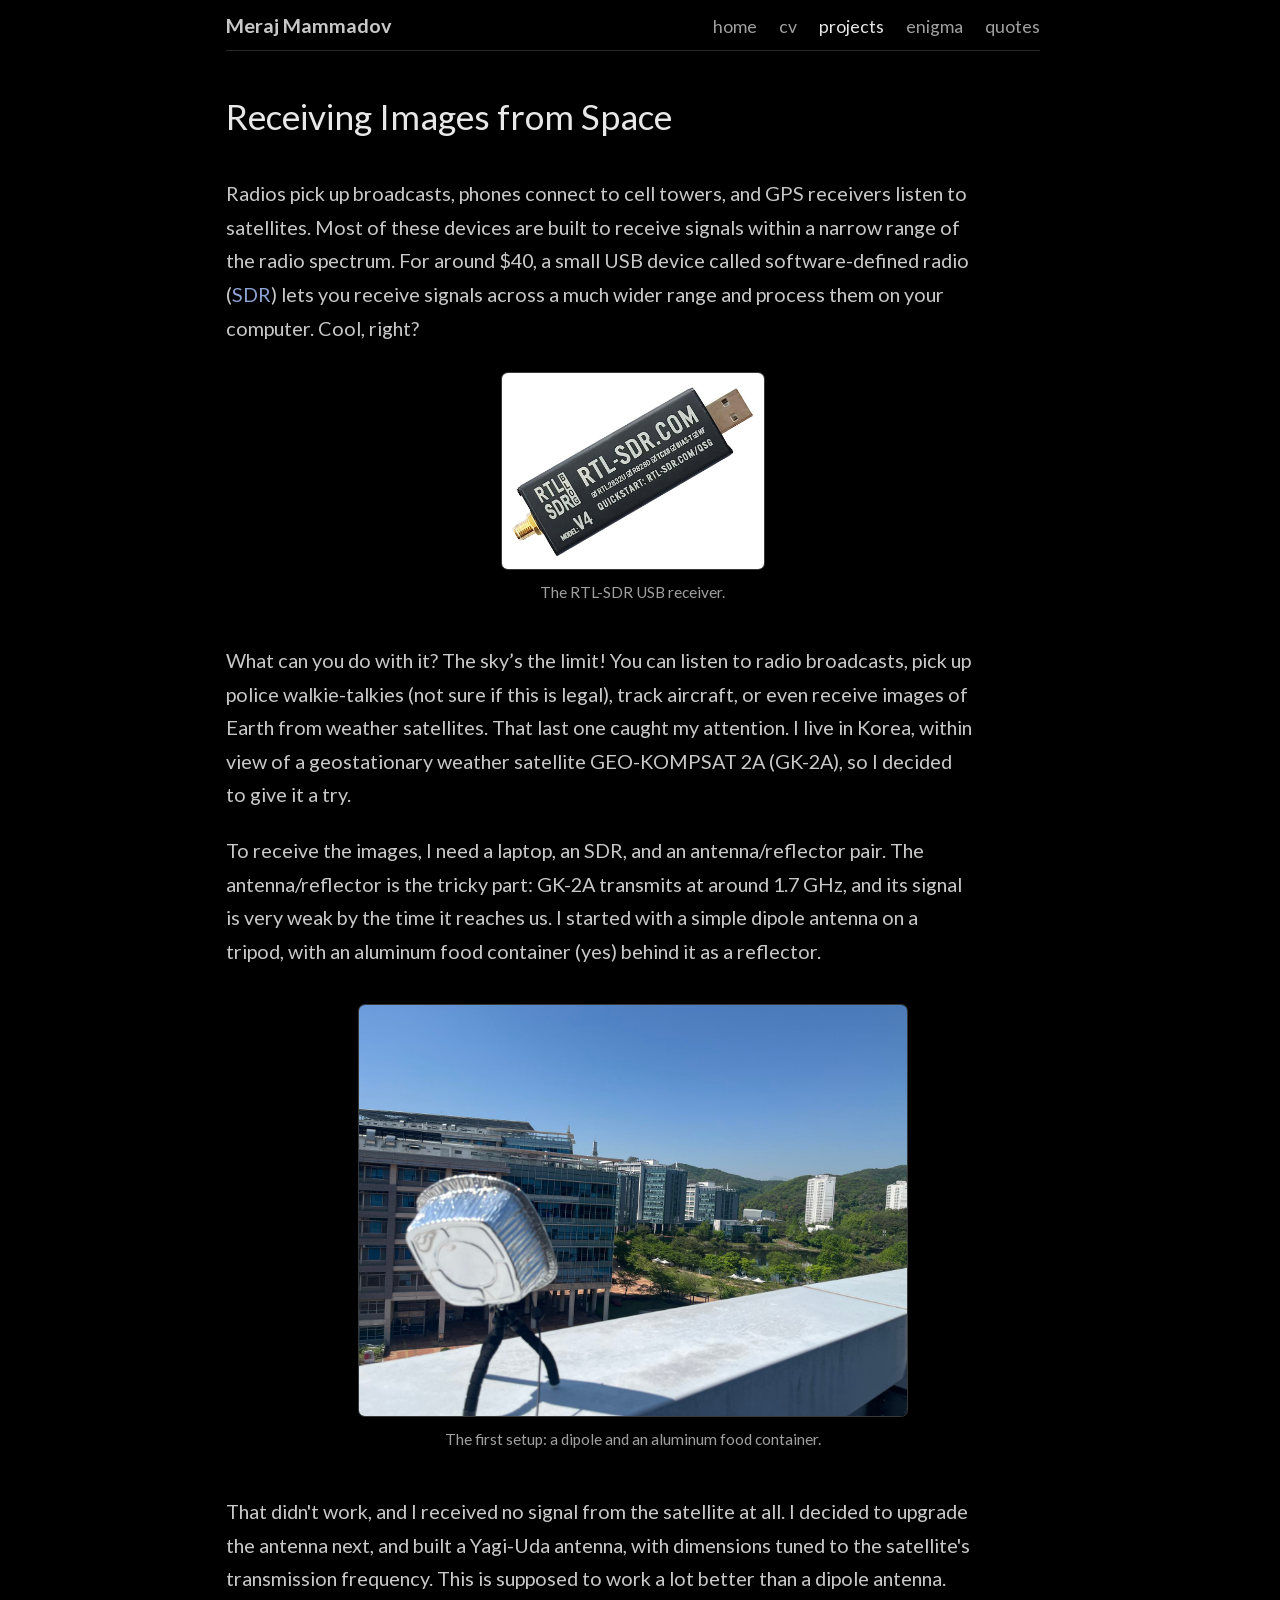
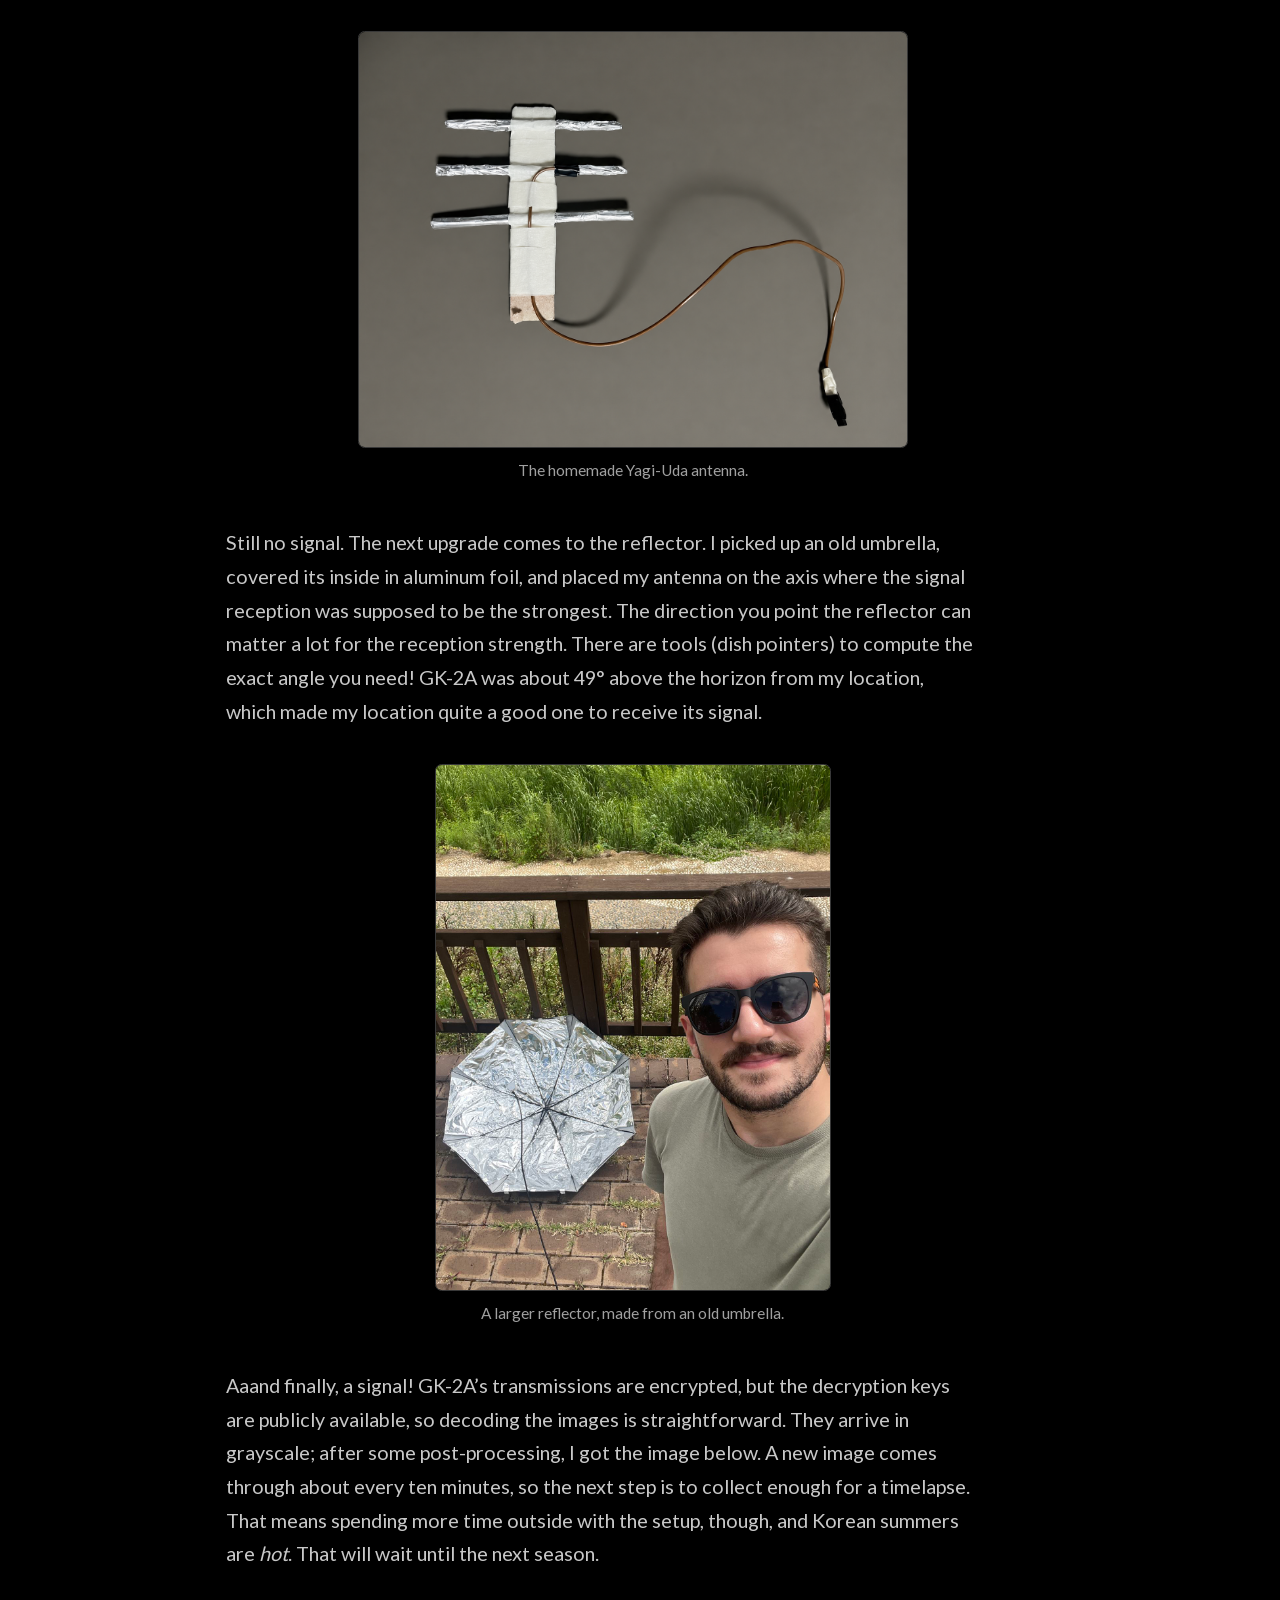
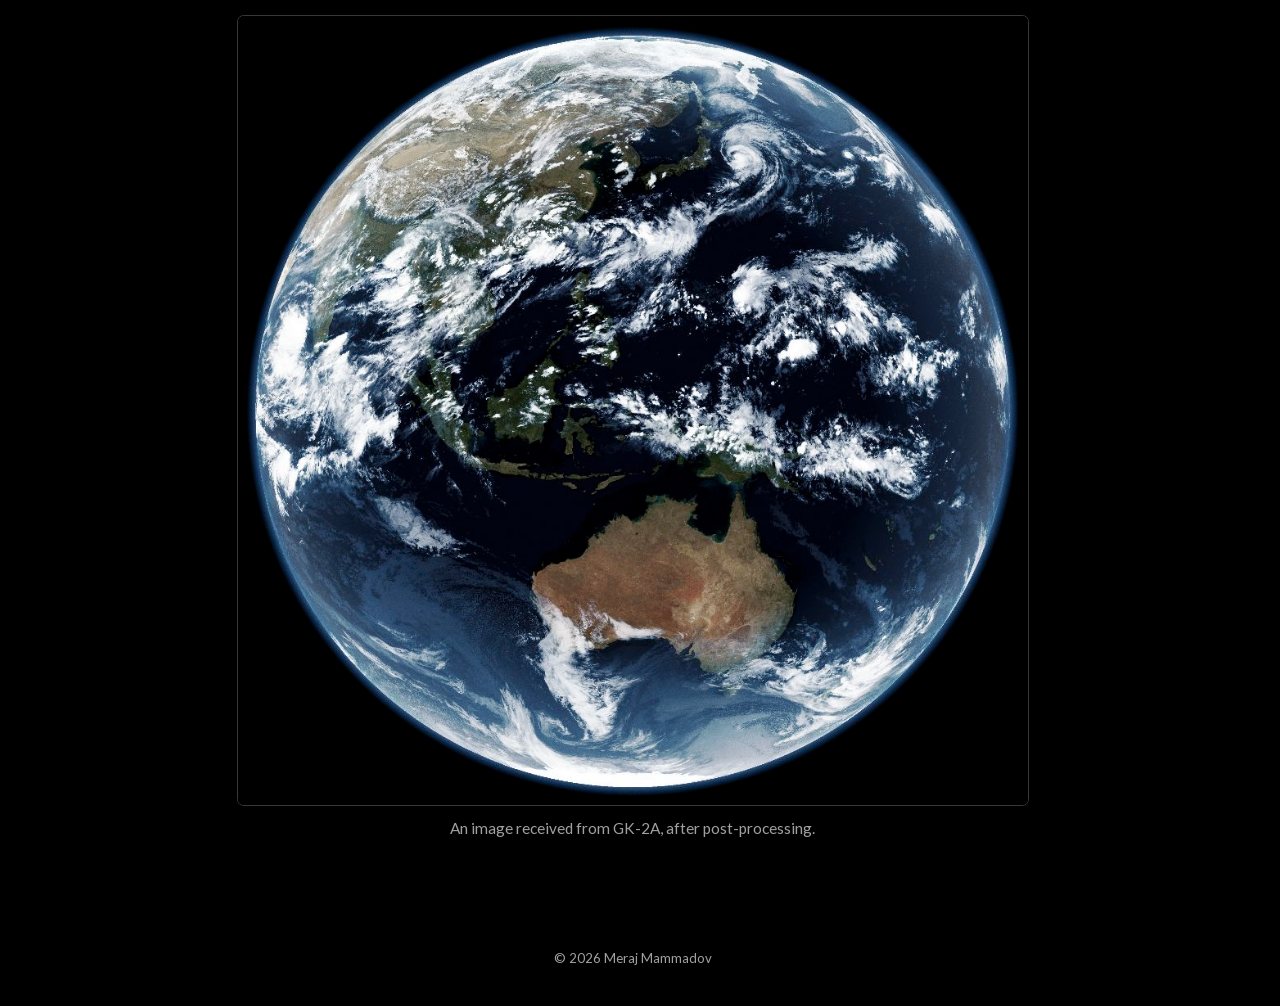
<file: satellite/index.html>
<!DOCTYPE html>
<html lang="en">
  <head>
    <meta charset="UTF-8" />
    <meta name="viewport" content="width=device-width, initial-scale=1.0" />
    <meta name="description" content="Receiving weather satellite images with homemade antennas." />
    <meta property="og:title" content="Receiving Images from Space | Meraj Mammadov" />
    <meta property="og:description" content="Receiving weather satellite images with homemade antennas." />
    <meta property="og:type" content="website" />
    <meta property="og:url" content="https://merajmammadov.com/satellite/" />
    <meta property="og:image" content="https://merajmammadov.com/media/satellite/preview.png" />
    <meta name="twitter:card" content="summary_large_image" />
    <meta name="twitter:description" content="Receiving weather satellite images with homemade antennas." />
    <meta property="og:image:width" content="1200" />
    <meta property="og:image:height" content="630" />
    <meta property="og:image:alt" content="Hand-drawn satellite icon for Receiving Images from Space." />
    <meta property="og:site_name" content="Meraj Mammadov" />
    <title>Receiving Images from Space | Meraj Mammadov</title>
    <link rel="canonical" href="https://merajmammadov.com/satellite/" />
    <link rel="icon" type="image/svg+xml" href="/favicon.svg" />
    <link rel="apple-touch-icon" sizes="180x180" href="/apple-touch-icon.png" />
    <link rel="stylesheet" href="/css/fonts.css?v=1fe80119e6" />
    <link rel="stylesheet" href="/css/layout.css?v=95723cadb0" />
    <link rel="stylesheet" href="/css/content.css?v=8ac3ee3eaf" />
    <link rel="stylesheet" href="/satellite/satellite.css?v=23ddc4567e" />
    <script src="/js/site.js?v=ffd2e4b681" defer></script>
  </head>

  <body>
    <header>
      <p class="site-title"><a href="/">Meraj Mammadov</a></p>
      <nav class="nav" aria-label="Main navigation">

        <a href="/" class="desktop">home</a>
        <a href="/cv.pdf" class="desktop">cv</a>

        <a href="/projects/" class="desktop">projects</a>

        <a href="/enigma/" class="desktop">enigma</a>
        <a href="/quotes/" class="desktop">quotes</a>
        <button id="mobile-menu-btn" class="menu-button mobile" type="button" aria-label="Open menu" aria-expanded="false" aria-controls="mobile-menu">
          <span class="line" style="width: 26px;" aria-hidden="true"></span>
          <span class="line" style="width: 20px;" aria-hidden="true"></span>
        </button>

      </nav>

      <div class="mobile-menu" id="mobile-menu" hidden>
        <a href="/" class="mobile">home</a>
        <a href="/cv.pdf" class="mobile">cv</a>
        <a href="/projects/" class="mobile">projects</a>
        <a href="/enigma/" class="mobile">enigma</a>
        <a href="/quotes/" class="mobile">quotes</a>
      </div>
    </header>

    <main class="sdr-article">
      <div class="section-heading">
        <h1>Receiving Images from Space</h1>
      </div>

      <p>
        Radios pick up broadcasts, phones connect to cell towers, and GPS receivers listen to satellites.
        Most of these devices are built to receive signals within a narrow range of the radio spectrum.
        For around $40, a small USB device called software-defined radio (<a href="https://www.rtl-sdr.com/">SDR</a>) lets you receive signals across a much wider range and process them on your computer. Cool, right?
      </p>
      <figure class="sdr-receiver" style="--figure-width: 240px;">
        <img src="/media/satellite/rtl-sdr.jpg" alt="RTL-SDR USB radio receiver" width="999" height="749" loading="lazy" decoding="async" />
        <figcaption>The RTL-SDR USB receiver.</figcaption>
      </figure>

      <p>
        What can you do with it? The sky’s the limit! You can listen to radio broadcasts, pick up police walkie-talkies (not sure if this is legal), track aircraft, or even receive
        images of Earth from weather satellites. That last one caught my attention. I live in Korea, within view of a geostationary weather satellite GEO-KOMPSAT 2A (GK-2A), so I decided to give it a try.
     </p>

     <p>
      To receive the images, I need a laptop, an SDR, and an antenna/reflector pair. The antenna/reflector is the tricky part: GK-2A transmits at around 1.7 GHz, and its signal is very weak by the time it reaches us. I started with a simple dipole antenna on a tripod, with an aluminum food container (yes) behind it as a reflector.
     </p>

      <figure style="--figure-width: 500px;">
        <img src="/media/satellite/sdr-dipole.jpg" alt="Dipole antenna on a tripod with an aluminum dish reflector" width="1600" height="1200" loading="lazy" decoding="async" />
        <figcaption>The first setup: a dipole and an aluminum food container.</figcaption>
      </figure>

      <p>That didn't work, and I received no signal from the satellite at all. I decided to upgrade the antenna next, and built a Yagi-Uda antenna, with dimensions tuned to the satellite's transmission frequency. This is supposed to work a lot better than a dipole antenna.</p>
      <figure>
        <img src="/media/satellite/sdr-yagi.png" alt="Homemade Yagi-Uda antenna" width="1600" height="1213" loading="lazy" decoding="async" />
        <figcaption>The homemade Yagi-Uda antenna.</figcaption>
      </figure>

      <p>Still no signal. The next upgrade comes to the reflector. I picked up an old umbrella, covered its inside in aluminum foil, and placed my antenna on the axis where the signal reception was supposed to be the strongest. The direction you point the reflector can matter a lot for the reception strength. There are tools (dish pointers) to compute the exact angle you need! GK-2A was about 49° above the horizon from my location, which made my location quite a good one to receive its signal.</p>
      <figure class="sdr-portrait">
        <img src="/media/satellite/sdr-umbrella.jpg" alt="Umbrella covered in aluminum foil used as a reflector" width="1200" height="1600" loading="lazy" decoding="async" />
        <figcaption>A larger reflector, made from an old umbrella.</figcaption>
      </figure>

      <p>Aaand finally, a signal! GK-2A’s transmissions are encrypted, but the decryption keys are publicly available, so decoding the images is straightforward. They arrive in grayscale; after some post-processing, I got the image below. A new image comes through about every ten minutes, so the next step is to collect enough for a timelapse. That means spending more time outside with the setup, though, and Korean summers are <em>hot</em>. That will wait until the next season.</p>
      <figure class="sdr-result">
        <img src="/media/satellite/sdr-weather-image.jpg" alt="Processed satellite image showing East Asia, Australia, and the Pacific" width="965" height="964" loading="lazy" decoding="async" />
        <figcaption>An image received from GK-2A, after post-processing.</figcaption>
      </figure>

    </main>
    <footer>
      <p>&copy; <span data-copyright-year>2026</span> Meraj Mammadov</p>
    </footer>
  </body>
</html>
</file>
<file: css/fonts.css>
/* Lato, SIL Open Font License; source and license in /fonts/lato/. */
@font-face {
    font-family: 'Lato';
    font-style: normal;
    font-weight: 400;
    font-display: swap;
    src: url('/fonts/lato/lato-400-latin.woff2') format('woff2');
    unicode-range: U+0000-00FF, U+0131, U+0152-0153, U+02BB-02BC, U+02C6, U+02DA, U+02DC, U+0304, U+0308, U+0329, U+2000-206F, U+20AC, U+2122, U+2191, U+2193, U+2212, U+2215, U+FEFF, U+FFFD;
}
@font-face {
    font-family: 'Lato';
    font-style: normal;
    font-weight: 400;
    font-display: swap;
    src: url('/fonts/lato/lato-400-latin-ext.woff2') format('woff2');
    unicode-range: U+0100-02BA, U+02BD-02C5, U+02C7-02CC, U+02CE-02D7, U+02DD-02FF, U+0304, U+0308, U+0329, U+1D00-1DBF, U+1E00-1E9F, U+1EF2-1EFF, U+2020, U+20A0-20AB, U+20AD-20C4, U+2113, U+2C60-2C7F, U+A720-A7FF;
}
@font-face {
    font-family: 'Lato';
    font-style: normal;
    font-weight: 700;
    font-display: swap;
    src: url('/fonts/lato/lato-700-latin.woff2') format('woff2');
    unicode-range: U+0000-00FF, U+0131, U+0152-0153, U+02BB-02BC, U+02C6, U+02DA, U+02DC, U+0304, U+0308, U+0329, U+2000-206F, U+20AC, U+2122, U+2191, U+2193, U+2212, U+2215, U+FEFF, U+FFFD;
}
@font-face {
    font-family: 'Lato';
    font-style: normal;
    font-weight: 700;
    font-display: swap;
    src: url('/fonts/lato/lato-700-latin-ext.woff2') format('woff2');
    unicode-range: U+0100-02BA, U+02BD-02C5, U+02C7-02CC, U+02CE-02D7, U+02DD-02FF, U+0304, U+0308, U+0329, U+1D00-1DBF, U+1E00-1E9F, U+1EF2-1EFF, U+2020, U+20A0-20AB, U+20AD-20C4, U+2113, U+2C60-2C7F, U+A720-A7FF;
}
</file>
<file: css/layout.css>
/* Shared portfolio layout: adjust these values for every portfolio page. */
:root {
    color-scheme: dark;
    --page-bg: #000000;
    --panel-bg: #202020;
    --heading-text: #e8e8e8;
    --body-text: #c8c8c8;
    --muted-text: #a0a0a0;
    --border-color: #383838;
    --border-subtle: #292929;
    --surface: #2a2a2a;
    --surface-hover: #3a3a3a;
    --strong-text: #c6c6c6;
    --accent: #8ab4e8;
    --link-color: #8fa3d6;
    --link-hover: #b4c2ea;
    --link-underline: rgba(143, 163, 214, 0.5);
    --site-content-width: 820px;
    --site-top-space: 12px;
}

/* Reserve scrollbar space so navigation does not shift between pages. */
html {
    scrollbar-gutter: stable;
}

body {
    display: grid;
    grid-template-rows: auto 1fr auto;
    min-height: 100vh;
    background-color: var(--page-bg);
    color: var(--body-text);
    font-family: 'Lato', sans-serif;
    
    box-sizing: border-box;
    width: 100%;
    max-width: calc(var(--site-content-width) + 40px);
    margin: 0 auto;
    padding: 0 20px;
}

body > header {
    position: sticky;
    top: 0;
    z-index: 10;
    padding-top: var(--site-top-space);
    background: var(--page-bg);
}

body > header,
body > main,
body > footer {
    min-width: 0;
}

.site-title {
    margin: 0;
    font-size: 1.125rem;
    font-weight: 700;
    text-align: left;
}

header .site-title a {
    color: var(--body-text);
}

body a {
    text-decoration: none;
    color: var(--link-color);
}

body a:hover {
    color: var(--link-hover);
    text-decoration: underline;
    text-decoration-color: var(--link-underline);
    text-underline-offset: 3px;
}

.nav {
    display: flex;
    align-items: center;
    gap: 20px;
    text-align: left;
    margin-top: 0;
}

.nav a {
    color: var(--muted-text);
    text-decoration: none;
    font-size: 1rem;
}

.nav a:hover {
    color: var(--heading-text);
}

header .site-title a:hover {
    color: var(--heading-text);
}

.nav a[aria-current],
.mobile-menu a[aria-current] {
    color: var(--heading-text);
}

@media (min-width: 769px) {
    body {
        --desktop-zoom: 1.1;
        zoom: var(--desktop-zoom);
        min-height: calc(100vh / var(--desktop-zoom));
    }

    body:not(.home-page) {
        --site-content-width: 740px;
    }

    body > header {
        display: flex;
        align-items: baseline;
        justify-content: space-between;
        gap: 32px;
        padding-bottom: 12px;
        border-bottom: 1px solid var(--border-subtle);
    }

    .site-title {
        flex: none;
    }

    .nav {
        flex: none;
    }
}

.menu-button {
    display: flex;
    flex-direction: column;
    cursor: pointer;
    padding-left: 5px;
    background: transparent;
    border: 0;
}

.line {
    display: block;
    background-color: #ffffff;
    height: 2px;
    border-radius: 20px;
    margin: 5px;
}

.mobile {
    display: none;
}

.mobile-menu {
    display: none;
    flex-direction: column;
}

.mobile-menu:not([hidden]) {
    display: flex;
}

[hidden] {
    display: none !important;
}

:is(a, button, input, label):focus-visible {
    outline: 2px solid var(--accent);
    outline-offset: 4px;
}

footer {
    margin-top: 32px;
    text-align: center;
    font-size: 0.75rem;
    color: var(--muted-text);
    padding: 24px 0;
}

@media (max-width: 768px) {
    :root {
        --site-top-space: 8px;
    }

    body > header {
        display: grid;
        grid-template-columns: minmax(0, 1fr) 44px;
        align-items: center;
        column-gap: 16px;
        padding-bottom: 8px;
    }

    body > header::after {
        content: "";
        position: absolute;
        top: 60px;
        right: 0;
        left: 0;
        height: 1px;
        background: var(--border-subtle);
    }

    footer {
        margin-top: 0;
    }

    .desktop {
        display: none;
    }
    .mobile {
        display: block;
    }

    .nav {
        justify-content: flex-end;
        width: 100%;
        box-sizing: border-box;
        padding: 0;
    }

    .nav .menu-button {
        display: flex;
        margin-left: auto;
        margin-right: 0;
        padding: 0;
        align-items: center;
        justify-content: center;
        width: 44px;
        height: 44px;
        position: relative;
        border-radius: 8px;
    }

    .nav .menu-button .line {
        margin: 0;
        height: 2px;
        flex-shrink: 0;
        position: absolute;
        transition: transform 160ms ease;
    }

    .nav .menu-button .line:first-child {
        transform: translateY(-4px);
    }

    .nav .menu-button .line:last-child {
        transform: translateY(4px);
    }

    .nav .menu-button[aria-expanded="true"] .line:first-child {
        transform: rotate(45deg);
    }

    .nav .menu-button[aria-expanded="true"] .line:last-child {
        width: 26px !important;
        transform: rotate(-45deg);
    }

    .nav .menu-button:hover,
    .nav .menu-button[aria-expanded="true"] {
        background: #222;
    }

    .mobile-menu {
        grid-column: 1 / -1;
        box-sizing: border-box;
        min-height: calc(100svh - 76px);
        justify-content: center;
        align-items: center;
        gap: 16px;
        margin-top: 0;
        padding: 24px 0 48px;
        text-align: center;
        font-size: 1.3125rem;
    }

    .mobile-menu a {
        box-sizing: border-box;
        display: flex;
        align-items: center;
        justify-content: center;
        min-height: 48px;
        min-width: 140px;
        padding: 10px 20px;
        color: var(--body-text);
    }

    .mobile-menu a:hover {
        color: #fff;
    }

}

@media (prefers-reduced-motion: reduce) {
    .nav .menu-button .line {
        transition: none;
    }
}
</file>
<file: css/content.css>
.content {
    text-align: left;
    max-width: var(--site-content-width);
    font-size: 1.125rem;
    line-height: 1.6;
    margin-top: 20px;
}

.homepage-title {
    margin: 0;
    color: var(--heading-text);
    font-size: 2.375rem;
    line-height: 1.2;
}

.content > p {
    margin: 0 0 20px;
}

.content > p:last-child {
    margin-bottom: 0;
}

body:not(.home-page) .content {
    max-width: 68ch;
}

main img {
    max-width: 100%;
    height: auto;
}

.profile {
    display: flex;
    justify-content: center;
    align-items: center;
}

.profile > .content {
    flex: 1 1 580px;
    max-width: 580px;
}

.profile-aside {
    flex-shrink: 0;
    margin-left: 48px;
    margin-top: 20px;
    text-align: center;
}


.social-links {
    display: flex;
    justify-content: center;
    gap: 10px;
    margin-top: 18px;
}

.social-links a {
    box-sizing: border-box;
    display: inline-flex;
    align-items: center;
    justify-content: center;
    width: 44px;
    height: 44px;
    color: var(--body-text);
    background: transparent;
    border: 1px solid var(--border-color);
    border-radius: 50%;
    text-decoration: none;
    transition: transform 150ms ease, background-color 150ms ease;
}

.social-links a:hover,
.social-links a:focus-visible {
    background: var(--surface);
    border-color: var(--muted-text);
    transform: translateY(-2px);
}

.social-links .lucide {
    width: 23px;
    height: 23px;
    fill: none;
    stroke: currentColor;
    stroke-width: 2;
    stroke-linecap: round;
    stroke-linejoin: round;
}

.profile img {
    width: 280px;
    max-width: 100%;
    height: auto;
    aspect-ratio: 1 / 1;
    box-sizing: border-box;

    border: 1px solid;
    border-color: var(--border-color);
    border-radius: 50%;
    object-fit: cover;
}

.publications {
    max-width: var(--site-content-width);
    margin: 56px auto 0;
}

.section-heading {
    border-bottom: 1px solid var(--border-subtle);
    padding-bottom: 10px;
}

.section-heading h1,
.section-heading h2 {
    margin: 0;
    color: var(--heading-text);
    font-weight: 700;
}

.section-heading h2 {
    font-size: 1.5rem;
}

body:not(.home-page) .section-heading {
    padding-bottom: 0;
    border-bottom: 0;
}

@media (min-width: 769px) {
    body > main {
        margin-top: 32px;
    }

    body.home-page > main {
        margin-top: 48px;
    }

    body:not(.home-page) .section-heading h1 {
        font-size: 2rem;
    }

    .project-page > .section-heading h1,
    .sdr-article > .section-heading h1 {
        font-weight: 400;
    }
}

.publication-list {
    list-style: none;
    margin: 0;
    padding: 0;
}

.publication-list li {
    padding: 24px 0;
    border-bottom: 1px solid var(--border-subtle);
}

.publication-heading {
    display: flex;
    align-items: baseline;
    justify-content: space-between;
    gap: 24px;
}

.publication-title {
    color: var(--heading-text);
    font-size: 1.125rem;
    line-height: 1.6;
}

.publication-year {
    flex: none;
    color: var(--muted-text);
    font-size: 0.875rem;
    font-variant-numeric: tabular-nums;
}

.publication-authors,
.publication-venue {
    display: block;
    margin-top: 4px;
    color: var(--muted-text);
    font-size: 0.875rem;
    line-height: 1.6;
}

.publication-authors strong {
    color: var(--strong-text);
    font-weight: 700;
}

.publication-paper {
    color: inherit;
    text-decoration: underline;
    text-decoration-color: currentColor;
    text-underline-offset: 3px;
    white-space: nowrap;
}

.error-code {
    margin: 0 0 12px;
    color: var(--muted-text);
    font-size: 0.875rem;
    letter-spacing: 0.12em;
    font-variant-numeric: tabular-nums;
}

@media (max-width: 768px) {
    .content {
      margin-top: 10px;
    }

    .homepage .profile > .content {
      text-align: center;
    }

    .profile-aside {
        margin-left: 0;
        margin-top: 12px;
        order: 1;
    }

    .profile img {
        width: 200px;
    }
    /* Keep contact icons compact on mobile; desktop styles are unchanged. */
    .social-links {
        gap: 8px;
    }

    .social-links a {
        width: 40px;
        height: 40px;
        flex: 0 0 40px;
    }

    .social-links .lucide {
        display: block;
        width: 20px;
        height: 20px;
        min-width: 20px;
        max-width: 20px;
        min-height: 20px;
        max-height: 20px;
        flex: none;
    }
    .profile {
        flex-direction: column;
        align-items: center;
    }
    .profile .content {
      flex: none;
      max-width: 100%;
      margin-top: 28px;
      order: 2;
    }

    .publications {
        margin-top: 44px;
    }

    body:not(.home-page) .section-heading h1 {
        font-size: 1.75rem;
        line-height: 1.25;
    }

    .section-heading h2 {
        font-size: 1.375rem;
    }

    .publication-heading {
        gap: 14px;
    }

    .publication-authors,
    .publication-venue {
        font-size: 0.8125rem;
    }
    body > main {
        margin-top: 28px;
    }

    body.home-page > main {
        margin-top: 32px;
    }

    .homepage-title {
        margin: 0 0 24px;
        font-size: 2.1875rem;
        text-align: center;
    }
}

.quote-list {
    margin-top: 32px;
}

.quote-entry {
    margin: 0;
    padding: 30px 0;
}

.quote-entry blockquote {
    margin: 0;
}

.quote-entry p {
    margin: 0;
    padding-left: 18px;
    border-left: 2px solid var(--border-color);
    color: var(--body-text);
    font-size: 1.125rem;
    line-height: 1.7;
}

.quote-entry figcaption {
    display: block;
    margin-top: 8px;
    color: var(--muted-text);
    font-size: 0.875rem;
    font-style: italic;
    line-height: 1.6;
    text-align: right;
}

.quote-entry figcaption::before {
    content: "— ";
}

.enigma-page > .problem {
    margin: 32px 0 0;
    border-top: 1px solid var(--border-subtle);
    padding: 0;
    list-style: none;
    counter-reset: enigma-problem;
    text-align: left;
    line-height: 1.7;
}

.enigma-page > .problem > li {
    position: relative;
    counter-increment: enigma-problem;
    padding: 24px 0 24px 52px;
    border-bottom: 1px solid var(--border-subtle);
}

.enigma-page > .problem > li::before {
    content: counter(enigma-problem, decimal-leading-zero);
    position: absolute;
    left: 0;
    top: 28px;
    color: var(--muted-text);
    font-size: 0.875rem;
    line-height: 1.7;
    font-variant-numeric: tabular-nums;
}

.problem-illustration {
    display: block;
    position: relative;
    left: -26px;
    margin: 12px auto 4px;
    width: min(100%, 200px);
    height: auto;
}

.rope-illustration,
.north-pole-illustration,
.weird-planet-illustration,
.reflect-refract-illustration,
.field-trajectory-illustration,
.sword-impact-illustration,
.planetary-deflection-illustration,
.abc-probability-illustration {
    filter: invert(1);
    opacity: 0.82;
}

.reflect-refract-illustration {
    width: min(100%, 340px);
}

.planetary-deflection-illustration {
    width: min(100%, 308px);
}

.enigma-page > #references {
    margin-top: 32px;
    color: var(--muted-text);
    font-size: 0.875rem;
    line-height: 1.7;
}

@media (max-width: 768px) {
    .enigma-page > .problem > li {
        padding-left: 38px;
    }

    .problem-illustration {
        left: -19px;
    }
}

.project-page > .section-heading,
.not-found-page > .section-heading,
.enigma-page > .section-heading,
.quotes-page > .section-heading,
.side-projects > .section-heading {
    margin-bottom: 28px;
    line-height: 1.7;
}

.project-page > .section-heading + .content,
.not-found-page > .section-heading + .content,
.enigma-page > .section-heading + .content,
.quotes-page > .section-heading + .content,
.side-projects > .section-heading + .content {
    margin-top: 0;
}

.project-list {
    margin-top: 28px;
}

.project-entry {
    padding: 20px 0;
    border-bottom: 1px solid var(--border-subtle);
}

.project-entry-with-preview {
    display: grid;
    grid-template-columns: 80px minmax(0, 1fr);
    align-items: center;
    gap: 24px;
}

.project-preview {
    display: block;
    width: 80px;
    height: auto;
    filter: invert(1);
    opacity: 0.82;
}

.project-preview-link {
    display: block;
    border-radius: 4px;
}

.project-preview-link:hover .project-preview,
.project-preview-link:focus-visible .project-preview {
    opacity: 1;
}

.project-entry-heading {
    display: flex;
    align-items: baseline;
    justify-content: space-between;
    gap: 24px;
}

.project-entry-heading h3 {
    margin: 0;
    font-size: 1.125rem;
    font-weight: 400;
    line-height: 1.45;
}

.project-entry-heading a {
    color: var(--body-text);
}

.project-entry-heading time {
    flex: none;
    color: var(--muted-text);
    font-variant-numeric: tabular-nums;
}

.project-entry-content > p {
    margin: 6px 0 0;
    color: var(--muted-text);
    font-size: 0.875rem;
    line-height: 1.6;
}

@media (max-width: 768px) {
    .project-entry-with-preview {
        grid-template-columns: 56px minmax(0, 1fr);
        gap: 16px;
    }

    .project-preview {
        width: 56px;
    }

    .project-entry-heading {
        gap: 14px;
    }
}

@media (max-width: 768px) {
    .homepage .publication-title {
        font-size: 1.0625rem;
    }
}
</file>
<file: hangman/hangman.css>
.hangman {
    --section-space: 24px;
    position: relative;
    margin-top: 40px;
    border-top: 1px solid var(--border-color);
    font-size: 0.9375rem;
    line-height: 1.5;
}

.hangman .settings {
    padding: var(--section-space) 0;
}

.hangman .setup-actions,
.hangman .setting {
    display: flex;
    align-items: end;
    gap: 12px;
}

.hangman .setting {
    flex-direction: column;
    align-items: flex-start;
    gap: 6px;
}

.hangman label {
    color: var(--muted-text);
    font-size: 0.75rem;
    font-weight: 700;
    letter-spacing: 0.03em;
}

.num_of_chars_box,
.hangman .button {
    box-sizing: border-box;
    height: 2.875rem;
    border: 1px solid var(--border-color);
    border-radius: 8px;
    font: inherit;
}

.num_of_chars_box {
    width: 5rem;
    padding: 8px 10px;
    background: var(--page-bg);
    color: var(--heading-text);
    font-size: 1rem;
    font-variant-numeric: tabular-nums;
    text-align: center;
    appearance: textfield;
    -moz-appearance: textfield;
}

.num_of_chars_box::placeholder {
    color: var(--muted-text);
    opacity: 1;
}

.num_of_chars_box::-webkit-inner-spin-button,
.num_of_chars_box::-webkit-outer-spin-button {
    -webkit-appearance: none;
    margin: 0;
}

.hangman .button {
    min-width: 8.5rem;
    margin: 0;
    padding: 0 18px;
    background: var(--surface);
    color: var(--heading-text);
    font-weight: 700;
    cursor: pointer;
    transition: background-color 160ms ease, border-color 160ms ease, transform 160ms ease;
}

.hangman .button:hover {
    border-color: var(--muted-text);
    background: var(--surface-hover);
}

.hangman .button:disabled {
    opacity: 0.55;
    cursor: wait;
    transform: none;
}

.hangman #hangman-status {
    margin: 0;
    padding: 14px 0;
    border-top: 1px solid var(--border-subtle);
    color: var(--body-text);
}

.hangman #hangman-status:empty,
.hangman .hide_at_start {
    display: none;
}

.hangman.is-playing .hide_at_start {
    display: block;
}

.hangman .play-instructions {
    padding: var(--section-space) 0 0;
    border-top: 1px solid var(--border-subtle);
}

.hangman .play-instructions .game-hint {
    margin: 0;
    color: var(--body-text);
    line-height: 1.6;
}

.hangman.is-playing .play-row {
    display: flex;
    flex-direction: column;
    padding: 0;
}

.hangman.is-playing .play-instructions {
    order: 1;
}

.hangman.is-playing .display {
    display: flex;
    flex-wrap: wrap;
    gap: 8px;
    margin-top: 16px;
    order: 2;
    padding: 0;
}

.hangman .letter {
    display: inline-flex;
    align-items: center;
    justify-content: center;
    box-sizing: border-box;
    flex: 0 0 42px;
    width: 2.625rem;
    height: 3rem;
    margin: 0;
    padding: 0;
    border: 1px solid var(--border-subtle);
    border-radius: 8px;
    background: transparent;
    color: var(--heading-text);
    font: inherit;
    font-size: 1.25rem;
    font-weight: 700;
    cursor: pointer;
    transition: background-color 160ms ease, border-color 160ms ease;
}

.hangman .letter:hover {
    border-color: var(--muted-text);
    background: var(--surface);
}

.hangman button:focus-visible,
.hangman input:focus-visible {
    outline: 2px solid var(--accent);
    outline-offset: 3px;
}

.hangman .letter[aria-pressed="true"] {
    border-color: var(--accent);
    background: rgba(138, 180, 232, 0.12);
    color: #dcecff;
}

.hangman .guess_and_cost {
    display: grid;
    grid-template-columns: auto minmax(0, 1fr);
    align-items: center;
    gap: 24px;
}

.hangman.is-playing .guess_and_cost {
    position: absolute;
    top: 48px;
    right: 0;
    margin: 0;
    padding: 0;
}

.hangman.is-playing .game_status_and_guess {
    display: flex;
    align-items: center;
    gap: 20px;
    grid-column: 2;
    order: 2;
}

.hangman.is-playing .cost,
.hangman.is-playing .entropy {
    display: grid;
    gap: 2px;
    color: var(--muted-text);
    font-size: 0.75rem;
    line-height: 1.5;
    text-align: right;
    min-width: 3.5rem;
}

.hangman .cost p,
.hangman .entropy p {
    margin: 0;
}

.hangman #cost,
.hangman #entropy {
    color: var(--heading-text);
    font-size: 1rem;
    font-weight: 700;
    font-variant-numeric: tabular-nums;
}

.hangman .mobile-current-guess,
.hangman .mobile-guess-label {
    display: none;
}

.hangman.is-playing .mobile-current-guess {
    display: none;
}

.hangman.is-playing #guess-button {
    display: inline-flex;
    align-items: center;
    justify-content: center;
    gap: 12px;
    min-width: 7.5rem;
    height: 2.875rem;
    padding: 0 16px;
    border-color: #4a4a4a;
    background: var(--surface);
    font-weight: 700;
    grid-column: 1;
    grid-row: 1;
    order: 1;
}

.hangman .desktop-guess-label {
    color: var(--heading-text);
}

.hangman #guessed-letter {
    display: inline-flex;
    align-items: center;
    justify-content: center;
    box-sizing: border-box;
    flex-shrink: 0;
    width: auto;
    height: auto;
    border: 0;
    background: transparent;
    color: #dcecff;
    font-size: 2rem;
    font-weight: 700;
    text-transform: uppercase;
}

@media (max-width: 48rem) {
    .hangman {
        --section-space: 20px;
        margin-top: 32px;
    }

    .hangman .settings {
        padding: var(--section-space) 0;
    }

    .hangman .setup-actions {
        display: grid;
        grid-template-columns: auto minmax(0, 1fr);
        align-items: end;
    }

    .hangman #start-button,
    .hangman #guess-button {
        width: 100%;
    }

    .hangman.is-playing .display {
        gap: 6px;
        padding: 0;
    }

    .hangman.is-playing .play-row {
        display: flex;
        flex-direction: column;
        margin-top: 0;
        padding: 0;
    }

    .hangman.is-playing .display {
        order: 3;
    }

    .hangman .letter {
        flex-basis: 38px;
        width: 2.375rem;
        height: 2.875rem;
    }

    .hangman .guess_and_cost {
        display: grid;
        grid-template-columns: minmax(0, 1fr);
        gap: 14px;
    }

    .hangman .play-instructions {
        order: 2;
        padding-top: var(--section-space);
    }

    .hangman.is-playing .guess_and_cost {
        position: static;
        order: 1;
        margin-top: 0;
        padding: var(--section-space) 0;
        border-top: 1px solid var(--border-subtle);
    }

    .hangman.is-playing .game_status_and_guess {
        display: grid;
        grid-column: 1;
        grid-row: 1;
        grid-template-columns: repeat(3, minmax(0, 1fr));
        align-items: center;
        gap: 10px;
    }

    .hangman.is-playing .mobile-current-guess,
    .hangman.is-playing .cost,
    .hangman.is-playing .entropy {
        display: grid;
        gap: 2px;
        text-align: right;
    }

    .hangman.is-playing .mobile-current-guess {
        box-sizing: border-box;
        min-width: 0;
        display: flex;
        align-items: center;
        justify-content: center;
        gap: 8px;
        height: 2.875rem;
        padding: 0 10px;
        border: 1px solid #4a4a4a;
        border-radius: 8px;
        background: var(--surface);
        font: inherit;
        cursor: pointer;
        text-align: left;
    }

    .hangman .mobile-current-guess:hover {
        border-color: var(--muted-text);
        background: var(--surface-hover);
    }

    .hangman .mobile-current-guess span {
        color: var(--muted-text);
        font-size: 0.75rem;
        line-height: 1.5;
    }

    .hangman .mobile-current-guess span:first-child {
        color: var(--heading-text);
        font-size: 0.9375rem;
    }

    .hangman #mobile-guessed-letter {
        color: #dcecff;
        font-size: 2rem;
        font-weight: 700;
        line-height: 1.1;
        text-transform: uppercase;
    }

    .hangman.is-playing #guess-button {
        display: none;
    }
}

.hangman.is-playing .word-actions {
    display: flex;
    align-items: flex-end;
    gap: 16px;
    margin-top: 16px;
    order: 3;
}

.hangman.is-playing .word-actions .display {
    flex: 1;
    min-width: 0;
    margin: 0;
}

.hangman.is-playing #guess-button {
    display: inline-flex;
    flex: 0 0 auto;
    grid-column: auto;
    grid-row: auto;
    order: 0;
    width: auto;
    min-width: 0;
    height: 3rem;
    gap: 8px;
}

.hangman.is-playing .game_status_and_guess {
    grid-column: 1;
}

.hangman .current-guess {
    display: flex;
    align-items: center;
    gap: 10px;
    color: var(--heading-text);
}

@media (max-width: 48rem) {
    .hangman.is-playing #guess-button {
        height: 2.875rem;
        padding: 0 12px;
    }
}

@media (max-width: 23rem) {
    .hangman .setup-actions {
        grid-template-columns: minmax(0, 1fr);
    }

    .num_of_chars_box {
        width: 100%;
    }
}
</file>
<file: satellite/satellite.css>
.sdr-article {
    padding-bottom: 32px;
    font-size: 1.125rem;
    line-height: 1.7;
}

.sdr-article > .section-heading {
    margin-bottom: 28px;
}

/* Same paragraph rhythm as .content on your other pages */
.sdr-article > p {
    max-width: 68ch;
    margin: 0 0 20px;
    text-align: left;
}

/* ---------- Figures ---------- */

.sdr-article > figure {
    width: 100%;
    max-width: var(--figure-width, 500px);
    margin: 32px auto 40px;
}

.sdr-article > .sdr-portrait {
    max-width: var(--figure-width, 360px);
}

.sdr-article > .sdr-receiver {
    margin-top: 24px;
    margin-bottom: 36px;
}

.sdr-article > .sdr-result {
    max-width: var(--figure-width, 720px);
    margin-top: 40px;
    margin-bottom: 0;
}

/* Same hairline border as the photo on the homepage */
.sdr-article img {
    display: block;
    box-sizing: border-box;
    width: 100%;
    height: auto;
    border: 1px solid var(--border-color);
    border-radius: 6px;
}

/* Same muted 14px as publication authors/venues */
.sdr-article figcaption {
    margin-top: 10px;
    color: var(--muted-text);
    font-size: 0.875rem;
    line-height: 1.5;
    text-align: center;
}

@media (max-width: 768px) {
    .sdr-article > figure {
        margin-top: 24px;
        margin-bottom: 32px;
    }

    .sdr-article > .sdr-result {
        margin-bottom: 0;
    }
}
</file>
